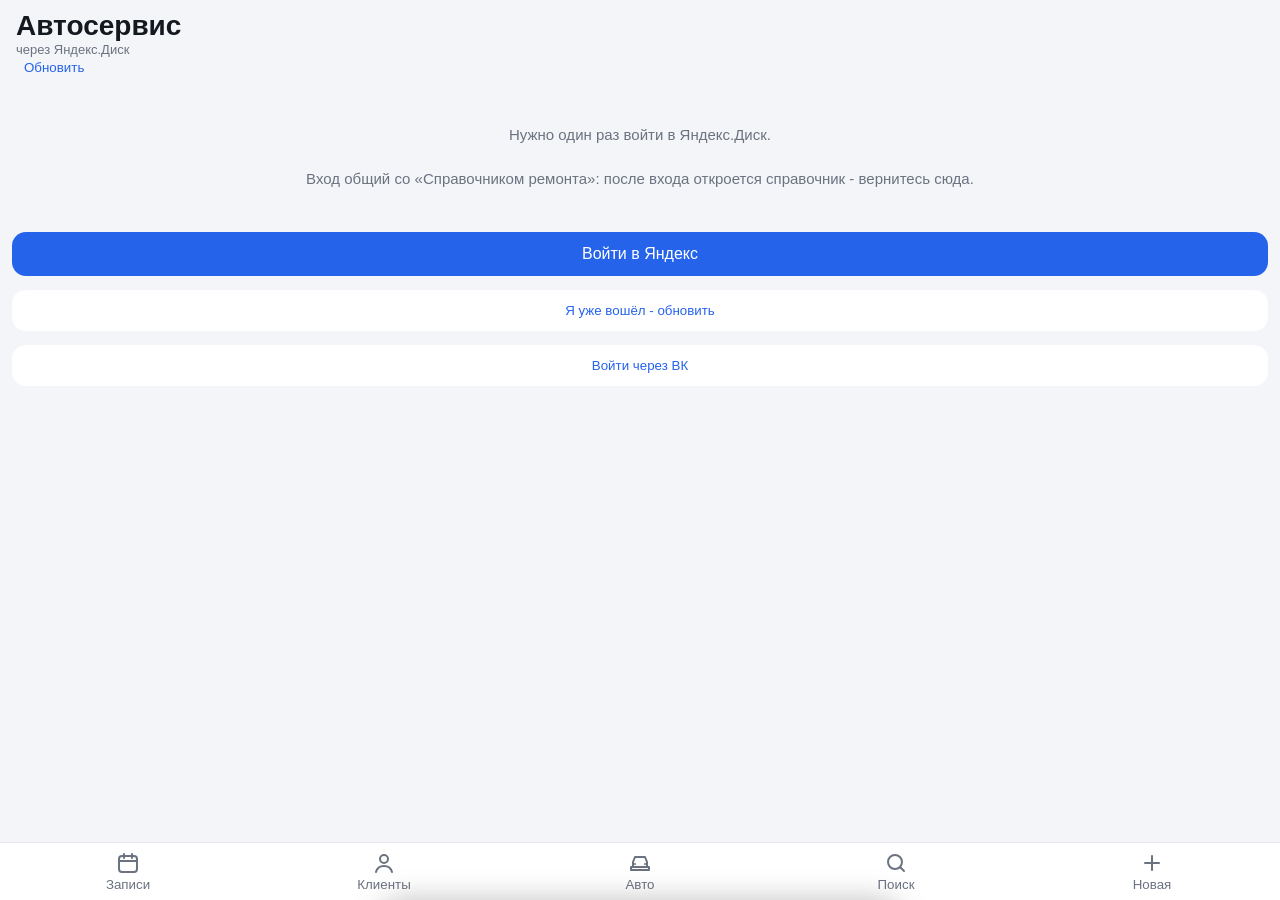
<file: autoservice/index.html>
<!doctype html>
<html lang="ru"><head>
<meta charset="utf-8">
<meta name="viewport" content="width=device-width, initial-scale=1, viewport-fit=cover">
<meta name="apple-mobile-web-app-capable" content="yes">
<meta name="mobile-web-app-capable" content="yes">
<meta name="apple-mobile-web-app-status-bar-style" content="black-translucent">
<meta name="apple-mobile-web-app-title" content="Автосервис">
<link rel="apple-touch-icon" href="../icon-180.png">
<title>Автосервис</title>
<!-- sergsknarin Автосервис - телефон через Яндекс.Диск (этап 2).
     Данные: app:/autoservice/data.json (выгружает программа на ПК, патч 0.33.38+).
     Новое с телефона: app:/autoservice/inbox/*.json - ПК забирает и вносит в базу.
     Вход в Яндекс - общий со «Справочником ремонта» (тот же сайт, ключ rr_ydToken). -->
<style>
:root{--ph:#f4f5f8;--card:#fff;--fg:#14181f;--mut:#6b7280;--sep:#e5e7eb;--tint:#2563eb;--ok:#059669;--warn:#d97706;--bad:#d23b3b;--tbg:#e8efff;--okbg:#def5ec;--wbg:#fdf1de;--gbg:#eceef1;--shadow:0 1px 2px rgba(16,24,40,.06),0 4px 14px rgba(16,24,40,.06);color-scheme:light}
@media (prefers-color-scheme:dark){:root{--ph:#0e1116;--card:#171b22;--fg:#eef1f6;--mut:#97a0ae;--sep:#262c36;--tint:#4f8cff;--ok:#34d399;--warn:#f5a524;--tbg:#1b2742;--okbg:#0f3327;--wbg:#3a2a10;--gbg:#222832;--shadow:0 1px 2px rgba(0,0,0,.4);color-scheme:dark}}
*{box-sizing:border-box}
html,body{height:100%;margin:0}
body{background:var(--ph);color:var(--fg);font:16px -apple-system,"SF Pro Text",Roboto,Arial,sans-serif;display:flex;flex-direction:column;-webkit-tap-highlight-color:transparent}
.top{padding:calc(env(safe-area-inset-top,0px) + 10px) max(16px,env(safe-area-inset-right)) 6px max(16px,env(safe-area-inset-left))}
.top .t{font-size:28px;font-weight:700;line-height:1.15}
.top .s{font-size:13px;color:var(--mut);min-height:16px}
.top .back{color:var(--tint);font-size:16px;background:none;border:0;padding:0 0 4px;cursor:pointer}
.sync{font-size:12px;color:var(--mut);display:flex;gap:8px;align-items:center;margin-top:2px}
.sync button{background:none;border:0;color:var(--tint);font:12px inherit;font-family:inherit;padding:0;cursor:pointer}
main{flex:1;overflow-y:auto;-webkit-overflow-scrolling:touch;padding:0 max(12px,env(safe-area-inset-right)) 16px max(12px,env(safe-area-inset-left))}
nav{display:grid;grid-template-columns:repeat(5,1fr);border-top:1px solid var(--sep);background:var(--card);padding:6px 0 calc(env(safe-area-inset-bottom,0px) + 6px)}
nav button{background:none;border:0;color:var(--mut);font:11px inherit;font-family:inherit;display:flex;flex-direction:column;align-items:center;gap:2px;cursor:pointer;padding:2px 0}
nav button b{font-size:21px;font-weight:400;line-height:1}
nav button.cur{color:var(--tint)}
.blk{background:var(--card);border-radius:16px;margin-top:10px;overflow:hidden;box-shadow:var(--shadow)}
.bh{font-size:13px;color:var(--mut);text-transform:uppercase;letter-spacing:.04em;padding:14px 4px 0}
.row{display:flex;align-items:center;gap:10px;padding:11px 14px;border-top:1px solid var(--sep);min-height:44px}
.row:first-child{border-top:0}
.row.tap{cursor:pointer}
.row .m{flex:1;min-width:0}
.row .m div:first-child{font-size:16px}
.row .m div+div{font-size:13px;color:var(--mut);overflow:hidden;text-overflow:ellipsis}
.row .r{font-size:14px;color:var(--mut);white-space:nowrap;text-align:right}
.time{font-variant-numeric:tabular-nums;font-weight:600;min-width:46px}
.pill{flex:none;font-size:11px;font-weight:650;padding:3px 9px;border-radius:999px;color:var(--tint);background:var(--tbg);white-space:nowrap}
.pill.ok{color:var(--ok);background:var(--okbg)}.pill.w{color:var(--warn);background:var(--wbg)}.pill.g{color:var(--mut);background:var(--gbg)}
input[type=search]{width:100%;font:17px inherit;font-family:inherit;padding:12px 14px;border-radius:14px;border:0;background:var(--card);color:var(--fg);margin-top:10px;-webkit-appearance:none;box-shadow:var(--shadow)}
.btn{display:block;width:100%;text-align:center;background:var(--tint);color:#fff;border-radius:14px;padding:13px;font:600 16px inherit;font-family:inherit;border:0;margin-top:14px;cursor:pointer;text-decoration:none}
.btn.sec{background:var(--card);color:var(--tint)}
.btn:disabled{opacity:.5}
.call{color:var(--ok);font-size:22px;text-decoration:none;padding:4px}
.fld{padding:9px 14px;border-top:1px solid var(--sep)}
.fld:first-child{border-top:0}
.fld div:first-child{font-size:12px;color:var(--mut)}
.fld div+div{font-size:16px;word-break:break-word}
.rbtn{display:flex;gap:6px;margin-top:6px;flex-wrap:wrap}.rbtn button{font:13px var(--ui,system-ui);padding:5px 10px;border-radius:8px;border:1px solid var(--sep,#ccc);background:var(--card,#fff);color:var(--tint,#0a64d6)}
.ck{font-size:24px;margin-right:10px;color:var(--tint);line-height:1}
.sbar{position:sticky;bottom:0;padding:6px 0 4px;background:linear-gradient(transparent,var(--ph) 30%)}
.rv{display:flex;align-items:center;gap:8px;padding:10px 14px;border-bottom:1px solid var(--sep)}.rv .m{flex:1;min-width:0}.rv .m div:last-child{font-size:13px;color:var(--mut)}
.frm .rv input{width:64px;flex:none;padding:6px;border:1px solid var(--sep);border-radius:8px;text-align:center;font-size:16px}.rv .u{font-size:13px;color:var(--mut)}
.rv .x{border:0;background:none;color:var(--mut);font-size:18px;padding:4px 6px;cursor:pointer}
.det{font-size:13px;color:var(--mut);margin-top:3px}
.empty{color:var(--mut);text-align:center;padding:28px 10px;font-size:15px;line-height:1.45}
.err{color:var(--bad);font-size:14px;margin-top:10px;min-height:18px}
.frm label{display:block;font-size:12px;color:var(--mut);padding:9px 14px 0}
.frm input,.frm select,.frm textarea{width:100%;border:0;background:none;color:var(--fg);font:17px inherit;font-family:inherit;padding:2px 14px 10px;margin:0;border-bottom:1px solid var(--sep);border-radius:0;-webkit-appearance:none}
.frm textarea{min-height:70px;resize:vertical}
.pick{padding:4px 14px 12px;font-size:17px;border-bottom:1px solid var(--sep);cursor:pointer;color:var(--tint)}
a.site{color:inherit;text-decoration:none}
.ph{display:grid;grid-template-columns:repeat(3,1fr);gap:4px;padding:4px}.ph img{width:100%;aspect-ratio:1;object-fit:cover;border-radius:6px}
.notes{white-space:pre-wrap;padding:11px 14px;font-size:15px;line-height:1.35}
/* ---- Записи: новый вид (карточки, лента дней, месяц) ---- */
.mrow{display:flex;align-items:center;justify-content:space-between;margin-top:12px;gap:8px}
.mbtn{display:inline-flex;align-items:center;gap:6px;border:0;background:var(--card);color:var(--fg);box-shadow:var(--shadow);padding:9px 14px;border-radius:12px;font:650 15px inherit;font-family:inherit;cursor:pointer}
.mquick{display:flex;gap:6px}
.chip{flex:none;border:1px solid var(--sep);background:var(--card);color:var(--fg);padding:8px 14px;border-radius:999px;font:14px inherit;font-family:inherit;cursor:pointer}
.chip.on{background:var(--tint);border-color:var(--tint);color:#fff;font-weight:600}
.mquick .chip{padding:7px 12px}
.chips{display:flex;gap:8px;overflow-x:auto;padding:12px 2px 2px;scrollbar-width:none}
.chips::-webkit-scrollbar,.dates::-webkit-scrollbar{display:none}
.dates{display:flex;gap:8px;overflow-x:auto;padding:12px 2px 2px;scrollbar-width:none}
.dt{flex:none;width:52px;border:1px solid var(--sep);background:var(--card);color:var(--fg);border-radius:14px;padding:8px 0 6px;font:inherit;font-family:inherit;display:flex;flex-direction:column;align-items:center;gap:2px;cursor:pointer}
.dt .w{font-size:12px;color:var(--mut);text-transform:uppercase}
.dt .n{font-size:18px;font-weight:700;font-variant-numeric:tabular-nums}
.dt .dot{height:6px;display:flex;gap:3px;align-items:center}
.dt .dot b,.grid button .dot b{width:6px;height:6px;border-radius:50%;background:var(--tint)}
.dt.td .n{color:var(--tint)}
.dt.cur{background:var(--tint);border-color:var(--tint);color:#fff}
.dt.cur .w,.dt.cur .n{color:#fff}.dt.cur .dot b{background:#fff}
.dt.all{width:62px;justify-content:center;font-weight:650;font-size:14px}
.ap{display:grid;grid-template-columns:52px 1fr;gap:10px;background:var(--card);border-radius:16px;box-shadow:var(--shadow);padding:12px 12px 12px 14px;margin-top:10px;position:relative;overflow:hidden;cursor:pointer;--c:var(--tint)}
.ap.w{--c:var(--warn)}.ap.ok{--c:var(--ok)}.ap.g{--c:var(--mut)}
.ap::before{content:"";position:absolute;left:0;top:0;bottom:0;width:4px;background:var(--c)}
.atm{font-size:17px;font-weight:700;font-variant-numeric:tabular-nums}
.amn{min-width:0}
.a1{display:flex;align-items:center;justify-content:space-between;gap:8px}
.a1 b{font-size:16px;font-weight:650;overflow:hidden;text-overflow:ellipsis;white-space:nowrap}
.plate{display:inline-flex;align-items:center;margin:6px 0 2px;border:1.5px solid #14181f;background:#fff;color:#14181f;border-radius:6px;padding:1px 8px;font-weight:700;letter-spacing:.06em;font-size:14px}
.plate i{font-style:normal;font-size:10px;margin-left:6px;padding-left:6px;border-left:1.5px solid #14181f;line-height:1}
.acl{color:var(--mut);font-size:14px}
.arz{margin-top:4px;font-size:14px;word-break:break-word}
.act{display:inline-flex;align-items:center;gap:6px;margin-top:8px;background:var(--ph);color:var(--fg);padding:7px 12px;border-radius:10px;font-size:13px;text-decoration:none}
.fab{position:fixed;right:16px;bottom:calc(env(safe-area-inset-bottom,0px) + 74px);width:56px;height:56px;border-radius:18px;border:0;background:var(--tint);color:#fff;box-shadow:0 8px 22px rgba(37,99,235,.4);display:grid;place-items:center;cursor:pointer;z-index:6}
.fab[hidden]{display:none}
.shade{position:fixed;inset:0;background:rgba(0,0,0,.45);z-index:20;opacity:0;pointer-events:none;transition:opacity .2s}
.shade.open{opacity:1;pointer-events:auto}
.sheet{position:fixed;left:0;right:0;bottom:0;z-index:21;background:var(--card);border-radius:22px 22px 0 0;padding:10px 16px calc(18px + env(safe-area-inset-bottom,0px));max-width:520px;margin:0 auto;transform:translateY(105%);transition:transform .25s ease;box-shadow:0 -8px 30px rgba(0,0,0,.25)}
.sheet.open{transform:none}
.grab{width:40px;height:4px;border-radius:2px;background:var(--sep);margin:0 auto 10px}
.mnav{display:flex;align-items:center;justify-content:space-between;margin-bottom:8px}
.mnav b{font-size:18px}
.mnav button{border:0;background:var(--ph);color:var(--fg);width:38px;height:38px;border-radius:12px;display:grid;place-items:center;cursor:pointer}
.wkh,.grid{display:grid;grid-template-columns:repeat(7,1fr);text-align:center}
.wkh span{font-size:12px;color:var(--mut);padding:6px 0;text-transform:uppercase}
.grid button{border:0;background:transparent;color:var(--fg);height:46px;border-radius:12px;font:16px inherit;font-family:inherit;font-variant-numeric:tabular-nums;display:flex;flex-direction:column;align-items:center;justify-content:center;gap:2px;cursor:pointer}
.grid button.out{color:var(--mut);opacity:.45}
.grid button.td{color:var(--tint);font-weight:700}
.grid button.cur{background:var(--tint);color:#fff;font-weight:700}
.grid button .dot{height:5px;display:flex;gap:2px}
.grid button .dot b{width:5px;height:5px}
.grid button.cur .dot b{background:#fff}
.sfoot{display:flex;gap:8px;margin-top:12px}
.sfoot .chip{flex:1;text-align:center;padding:11px}
nav button svg{display:block}#ca_list{padding-bottom:76px}
</style>
</head>
<body>
<div class="top"><button class="back" id="back" hidden>‹ Назад</button><div class="t" id="title">Автосервис</div><div class="s" id="sub"></div>
 <div class="sync" id="sync" hidden><span id="syncTxt"></span><button id="syncBtn">Обновить</button></div></div>
<main id="main"></main>
<nav id="nav" hidden>
  <button data-t="cal"><b><svg width="24" height="24" viewBox="0 0 24 24" fill="none" stroke="currentColor" stroke-width="2" stroke-linecap="round" stroke-linejoin="round"><rect x="3" y="5" width="18" height="16" rx="3"/><path d="M8 3v4M16 3v4M3 10h18"/></svg></b>Записи</button>
  <button data-t="cli"><b><svg width="24" height="24" viewBox="0 0 24 24" fill="none" stroke="currentColor" stroke-width="2" stroke-linecap="round" stroke-linejoin="round"><circle cx="12" cy="8" r="4"/><path d="M4 21c1-4 4.5-6 8-6s7 2 8 6"/></svg></b>Клиенты</button>
  <button data-t="car"><b><svg width="24" height="24" viewBox="0 0 24 24" fill="none" stroke="currentColor" stroke-width="2" stroke-linecap="round" stroke-linejoin="round"><path d="M5 16V11l2-5h10l2 5v5"/><path d="M3 16h18v3H3zM7 13h.01M17 13h.01"/></svg></b>Авто</button>
  <button data-t="find"><b><svg width="24" height="24" viewBox="0 0 24 24" fill="none" stroke="currentColor" stroke-width="2" stroke-linecap="round" stroke-linejoin="round"><circle cx="11" cy="11" r="7"/><path d="m20 20-3.5-3.5"/></svg></b>Поиск</button>
  <button data-t="add"><b><svg width="24" height="24" viewBox="0 0 24 24" fill="none" stroke="currentColor" stroke-width="2" stroke-linecap="round" stroke-linejoin="round"><path d="M12 5v14M5 12h14"/></svg></b>Новая</button>
</nav>
<button class="fab" id="ca_fab" hidden aria-label="Новая запись"><svg width="26" height="26" viewBox="0 0 24 24" fill="none" stroke="currentColor" stroke-width="2.4" stroke-linecap="round"><path d="M12 5v14M5 12h14"/></svg></button>
<div class="shade" id="ca_shade"></div>
<div class="sheet" id="ca_sheet" role="dialog" aria-label="Выбор даты">
 <div class="grab"></div>
 <div class="mnav"><button id="ca_mp" aria-label="Предыдущий месяц"><svg width="18" height="18" viewBox="0 0 24 24" fill="none" stroke="currentColor" stroke-width="2.4" stroke-linecap="round" stroke-linejoin="round"><path d="m15 6-6 6 6 6"/></svg></button><b id="ca_mt"></b><button id="ca_mn" aria-label="Следующий месяц"><svg width="18" height="18" viewBox="0 0 24 24" fill="none" stroke="currentColor" stroke-width="2.4" stroke-linecap="round" stroke-linejoin="round"><path d="m9 6 6 6-6 6"/></svg></button></div>
 <div class="wkh"><span>пн</span><span>вт</span><span>ср</span><span>чт</span><span>пт</span><span>сб</span><span>вс</span></div>
 <div class="grid" id="ca_grid"></div>
 <div class="sfoot"><button class="chip" id="ca_s_td">Сегодня</button><button class="chip" id="ca_s_mo">Весь месяц</button><button class="chip" id="ca_s_all">Все дни</button></div>
</div>
<script src="../vk.js"></script>
<script>
"use strict";
const API="https://cloud-api.yandex.net/v1/disk", DIR="app:/autoservice";
const M=document.getElementById("main"),T=document.getElementById("title"),SUB=document.getElementById("sub"),NAV=document.getElementById("nav"),BACK=document.getElementById("back");
const LSg=(k,d)=>{try{const v=localStorage.getItem(k);return v?JSON.parse(v):d}catch(e){return d}};
const LSs=(k,v)=>{try{localStorage.setItem(k,JSON.stringify(v))}catch(e){}};
const tok=()=>LSg("rr_ydToken","");
let D=null,tab="cal",day=new Date(),carId=LSg("as_car",null),cliQ="",findQ="",backTo=null,sel=null;
let calMode="day",calMonth=null,calQ="",calSt="all",calTimer,calCnt={},calView="";   // экран «Записи»: день / месяц / все дни
let pend=LSg("as_pending",[]);   // отправлено с телефона, ПК ещё не внёс
const esc=s=>String(s==null?"":s).replace(/[&<>"]/g,c=>({"&":"&amp;","<":"&lt;",">":"&gt;",'"':"&quot;"}[c]));
const iso=d=>d.getFullYear()+"-"+String(d.getMonth()+1).padStart(2,"0")+"-"+String(d.getDate()).padStart(2,"0");
const dmy=s=>s&&s.length>=10?s.slice(8,10)+"."+s.slice(5,7)+"."+s.slice(0,4):"";
const norm=s=>String(s||"").toLowerCase().replace(/ё/g,"е").replace(/[\s\-.\/]/g,"");
const WD=["Вс","Пн","Вт","Ср","Чт","Пт","Сб"],WDL=["Воскресенье","Понедельник","Вторник","Среда","Четверг","Пятница","Суббота"],MON=["января","февраля","марта","апреля","мая","июня","июля","августа","сентября","октября","ноября","декабря"];
function tel(p){const d=String(p||"").replace(/[^\d+]/g,"");return d?`<a class="call" href="tel:${esc(d)}" aria-label="Позвонить">📞</a>`:""}
function pill(s){const c=/выполн|закрыт|выдан/i.test(s)?"ok":/работ/i.test(s)?"w":/отмен|ждёт/i.test(s)?"g":"";return `<span class="pill ${c}">${esc(s==="Запланирована"?"План":s)}</span>`}
function head(t,s,back){T.textContent=t;SUB.textContent=s||"";BACK.hidden=!back;backTo=back||null;const f=document.getElementById("ca_fab");if(f)f.hidden=true}
BACK.onclick=()=>{if(backTo)backTo()};

// ---------- Яндекс.Диск ----------
// 0.23.0: вход через ВК (владелец) - те же запросы к Диску, но через функцию-посредник
const R=(st,o)=>({ok:st<300,status:st,json:async()=>o});
async function vkRaw(path,opt){
 const u=new URL("https://x"+path),p=u.searchParams.get("path"),P=u.pathname;
 try{
  if(P.endsWith("/download")){const j=await fnS({a:"yd",op:"download",path:p});return j.href?R(200,{href:j.href}):R(404,{})}
  if(P.endsWith("/upload")){const j=await fnS({a:"yd",op:"upload",path:p});return j.status===409?R(409,{}):R(200,{href:j.href})}
  if(opt.method==="PUT"){const j=await fnS({a:"yd",op:"mkdir",path:p});return R(j.status||201,{})}
  const j=await fnS({a:"yd",op:"meta",path:p});return j.meta?R(200,j.meta):R(404,{})
 }catch(e){if(!vkS())throw new Error("login");throw e}
}
async function yd(path,opt={}){
 if(vkProxy())return vkRaw(path,opt);
 const r=await fetch(API+path,{...opt,headers:{Authorization:"OAuth "+tok(),...(opt.headers||{})}});
 if(r.status===401){LSs("rr_ydToken","");throw new Error("login")}
 return r;
}
async function ydGetJson(p){const r=await yd("/resources/download?path="+encodeURIComponent(p));if(r.status===404)return null;if(!r.ok)throw new Error("Диск "+r.status);const{href}=await r.json();let f,log=[];const host=(()=>{try{return new URL(href).hostname}catch(e){return "?"}})();
 for(const [n,u,o] of [["1",href,{}],["2",href.replace(/([?&])disposition=[^&]*&?/,"$1"),{}],["3",href,{cache:"no-store",credentials:"omit",referrerPolicy:"no-referrer"}]]){
  if(typeof relayOn==="function"&&relayOn())break;try{f=await fetch(u,o);break}catch(e){log.push(n+":"+e.message)}}
 if(!f&&typeof ydFileGet==="function"&&FN_URL){try{sessionStorage.setItem("rr_relay","1")}catch(e){}f=await ydFileGet(href,"скачивание "+p.split("/").pop())}   // 0.34.0: обход через функцию
 if(!f){let m="";try{const r=await fetch(href,{redirect:"manual"});m=" переход:"+r.type+"/"+r.status}catch(e){m=" переход: "+e.message}
  throw new Error("Диск: скачивание файла с "+host+" ("+log.join("; ")+";"+m+")")}if(!f.ok)throw new Error("Диск: файл "+f.status);const t=await f.text();try{return JSON.parse(t.replace(/^\uFEFF/,""))}catch(e){throw new Error("файл "+p.split("/").pop()+" не читается ("+t.length+" байт): "+e.message)}}
async function ydPut(p,text){
 let r=await yd("/resources/upload?overwrite=true&path="+encodeURIComponent(p));
 if(r.status===409){await yd("/resources?path="+encodeURIComponent(DIR),{method:"PUT"});await yd("/resources?path="+encodeURIComponent(DIR+"/inbox"),{method:"PUT"});await yd("/resources?path="+encodeURIComponent(DIR+"/inbox/photos"),{method:"PUT"});r=await yd("/resources/upload?overwrite=true&path="+encodeURIComponent(p))}
 if(!r.ok)throw new Error("Диск: загрузка "+r.status);const{href}=await r.json();
 const u=await ydFilePut(href,text instanceof Blob?text:new Blob([text],{type:"application/json"}),"отправка "+p.split("/").pop());if(!u.ok&&u.status!==201&&u.status!==202)throw new Error("Диск: запись "+u.status);
}
function loginScreen(msg){
 NAV.hidden=true;document.getElementById("sync").hidden=true;head("Автосервис","через Яндекс.Диск");
 let cid=LSg("rr_ydClient","");if(!cid||cid==="cf8f5ded89f24b56b2b12d3f4c1ebe90")cid="d1fa202c088a4900a9f5b356a5e0c8f1";
 const back=new URL("../",location.href).href;
 M.innerHTML=`<p class="empty">${esc(msg||"Нужно один раз войти в Яндекс.Диск.")}<br><br>Вход общий со «Справочником ремонта»: после входа откроется справочник - вернитесь сюда.</p>
  <a class="btn" href="https://oauth.yandex.ru/authorize?response_type=token&force_confirm=yes&client_id=${encodeURIComponent(cid)}&redirect_uri=${encodeURIComponent(back)}">Войти в Яндекс</a>
  <button class="btn sec" onclick="location.reload()">Я уже вошёл - обновить</button>${VK_ON()?`<button class="btn sec" id="vkGo">Войти через ВК</button>`:""}`;
 const vg=document.getElementById("vkGo");if(vg)vg.onclick=()=>vkLogin().catch(e=>alert(e.message));
}
async function load(force){
 if(!tok()&&vkRole()==="friend"){NAV.hidden=true;head("Автосервис","");M.innerHTML=`<p class="empty">Вы вошли через ВК как друг (${esc((vkS()||{}).name||"")}).<br>Автосервис доступен только владельцу - здесь данные клиентов.<br><br><a href="../garage/">🚗 Мой гараж</a> · <a href="../">Справочник ремонта</a></p>`;return false}
 if(!tok()&&!vkProxy()){loginScreen(vkLS.get("vkS",null)===null&&localStorage.getItem("rr_vkDenied")?"Вашего ВК нет в списке доступа.":"");return false}
 const cached=LSg("as_data",null);
 if(cached&&!D){D=cached;showSync()}
 if(!navigator.onLine){showSync();return !!D}   // 0.24.0: без интернета - последние данные с ПК
 flush();
 if(!force&&D&&Date.now()-(LSg("as_loaded",0))<60000)return true;
 setSync("Загрузка с Диска…");
 try{const j=await ydGetJson(DIR+"/data.json");
  if(!j){
   // папки автосервиса на Диске ещё нет - создаём её сами, чтобы она появилась на компьютере в нужном месте
   let made=false;try{for(const p of [DIR,DIR+"/inbox"]){const r=await yd("/resources?path="+encodeURIComponent(p),{method:"PUT"});if(r.status===201)made=true}}catch(e){}
   setSync("Данных с ПК пока нет");
   let real="";try{const r=await yd("/resources?path="+encodeURIComponent(DIR)+"&fields=path");if(r.ok)real=(await r.json()).path.replace(/^disk:\//,"").replace(/\//g," \\ ")}catch(e){}
   if(!D){NAV.hidden=true;head("Автосервис","");M.innerHTML=`<p class="empty">На Диске пока нет данных автосервиса.<br><br>${made?"Папка для программы создана на Диске. ":""}На компьютере в папке Яндекс.Диска откройте<br><b>${real?esc(real):"Приложения → (папка этого приложения) → autoservice"}</b><br>и выберите её в программе:<br>Настройки → «Телефон» → «Доступ с телефона» → «Через Яндекс.Диск» (патч 0.33.38).</p><button class="btn sec" onclick="location.reload()">Обновить</button>`;return false}}
  else{D=j;LSs("as_data",j);LSs("as_loaded",Date.now());
   const ids=new Set(D.appliedInbox||[]);pend=pend.filter(p=>!ids.has(p.file));LSs("as_pending",pend)}
  showSync();return true}
 catch(e){if(e.message==="login"){loginScreen("Вход в Яндекс истёк - войдите заново.");return false}
  setSync((D?"Нет связи с Диском - показаны данные на "+fmtTime(D.exported):"Ошибка")+". Причина: "+e.message);return !!D}
}
function fmtTime(s){if(!s)return"—";const d=new Date(s.replace(" ","T"));return isNaN(d)?s:d.toLocaleString("ru",{day:"numeric",month:"short",hour:"2-digit",minute:"2-digit"})}
function setSync(t){document.getElementById("sync").hidden=false;document.getElementById("syncTxt").textContent=t}
function showSync(){const q=pend.filter(p=>p.q).length,w=pend.length-q;
 setSync((navigator.onLine?"":"Нет интернета · ")+"Данные с ПК на "+fmtTime(D&&D.exported)+(q?" · ⏳ ждут интернета: "+q:"")+(w?" · ждут ПК: "+w:""))}
document.getElementById("syncBtn").onclick=async()=>{await load(true);if(tab==="car"&&carOpen&&carById(carId))car(carId,()=>go("car"));else go(tab)};

// ---------- выборки из выгрузки ----------
const carById=id=>D.cars.find(c=>String(c.id)===String(id));
const cliById=id=>D.clients.find(c=>String(c.id)===String(id));
const carTitle=c=>c?[(c.brand+" "+c.model).trim(),c.plate].filter(Boolean).join(" · "):"";
function pendingAppts(d){return pend.filter(p=>p.type==="appt"&&p.date===d).map(p=>({tmp:p.file,time:p.time,status:"Ждёт ПК",car:p.title||"",client:"",reason:p.reason,post:(D.posts.find(x=>String(x.id)===String(p.post_id))||{}).name||"",phone:""}))}

// ---------- экраны ----------
function go(t){tab=t;for(const b of NAV.children)b.classList.toggle("cur",b.dataset.t===t);M.scrollTop=0;({cal,cli,car:cars,find,add:()=>sel?add():addMenu()})[t]()}
for(const b of NAV.children)b.onclick=()=>go(b.dataset.t);
// ---------- «Записи»: день / месяц / все дни, поиск, статусы ----------
const MONN=["Январь","Февраль","Март","Апрель","Май","Июнь","Июль","Август","Сентябрь","Октябрь","Ноябрь","Декабрь"];
const stCls=s=>/выполн|закрыт|выдан/i.test(s)?"ok":/работ/i.test(s)?"w":/отмен|ждёт/i.test(s)?"g":"";
const shiftDay=(d,n)=>{const x=new Date(d);x.setDate(x.getDate()+n);return x};
function plateHtml(p){
 p=String(p||"").replace(/\s+/g,"");if(!p)return"";
 const m=p.match(/^([A-Za-zА-Яа-яЁё]\d{3}[A-Za-zА-Яа-яЁё]{2})(\d{2,3})$/);
 return m?`<span class="plate">${esc(m[1].toUpperCase())}<i>${esc(m[2])}</i></span>`:`<span class="plate">${esc(p.toUpperCase())}</span>`;
}
function dayName(s){
 const d=new Date(s+"T12:00"),w=s===iso(new Date())?"Сегодня":s===iso(shiftDay(new Date(),1))?"Завтра":s===iso(shiftDay(new Date(),-1))?"Вчера":WDL[d.getDay()];
 return w+", "+d.getDate()+" "+MON[d.getMonth()];
}
// все записи в одном виде: из выгрузки ПК + отправленные с телефона и ещё не внесённые
function calAll(){
 const live=D.appts.map(a=>{const c=carById(a.car),cl=cliById(a.client)||{};
  return {id:a.id,date:a.start.slice(0,10),time:a.start.slice(11,16),status:a.status||"",car:c?(c.brand+" "+c.model).trim():"",plate:c?c.plate:"",vin:c?c.vin:"",client:cl.name||"",phone:cl.phone||"",reason:a.reason||"",post:(D.posts.find(p=>String(p.id)===String(a.post))||{}).name||""}});
 const pe=[...new Set(pend.filter(p=>p.type==="appt").map(p=>p.date))].flatMap(d=>pendingAppts(d).map(a=>({id:"",tmp:a.tmp,date:d,time:a.time,status:a.status,car:a.car,plate:"",vin:"",client:"",phone:"",reason:a.reason,post:a.post})));
 return live.concat(pe);
}
function cal(){
 head("Записи","");
 const fab=document.getElementById("ca_fab");fab.hidden=false;fab.onclick=()=>go("add");
 const all=calAll(),today=iso(new Date()),ds=iso(day);
 calCnt={};for(const a of all)calCnt[a.date]=(calCnt[a.date]||0)+1;
 if(!calMonth)calMonth=ds.slice(0,7);
 const ym=calMode==="month"?calMonth:ds.slice(0,7);
 let strip=`<button class="dt all ${calMode==="all"?"cur":""}" data-m="all">Все дни</button>`;
 for(let i=-3;i<18;i++){const x=shiftDay(day,i),s=iso(x),n=Math.min(calCnt[s]||0,3);
  strip+=`<button class="dt ${s===today?"td":""} ${calMode==="day"&&s===ds?"cur":""}" data-d="${s}"><span class="w">${WD[x.getDay()]}</span><span class="n">${x.getDate()}</span><span class="dot">${"<b></b>".repeat(n)}</span></button>`}
 const st=[["all","Все"],["open","Открыты"],["w","В работе"],["ok","Закрыты"]];
 M.innerHTML=`<input type="search" id="ca_q" placeholder="Госномер, марка, клиент, VIN" value="${esc(calQ)}">
 <div class="mrow"><button class="mbtn" id="ca_mb">${MONN[+ym.slice(5,7)-1]} ${ym.slice(0,4)}<svg width="16" height="16" viewBox="0 0 24 24" fill="none" stroke="currentColor" stroke-width="2.4" stroke-linecap="round" stroke-linejoin="round"><path d="m6 9 6 6 6-6"/></svg></button>
  <div class="mquick"><button class="chip ${calMode==="day"&&ds===today?"on":""}" id="ca_td">Сегодня</button><button class="chip ${calMode==="month"?"on":""}" id="ca_mo">Весь месяц</button></div></div>
 <div class="dates" id="ca_dates">${strip}</div>
 <div class="chips">${st.map(([k,n])=>`<button class="chip ${calSt===k?"on":""}" data-s="${k}">${n}</button>`).join("")}</div>
 <div id="ca_list"></div>`;
 const q=document.getElementById("ca_q");
 q.oninput=()=>{calQ=q.value;clearTimeout(calTimer);calTimer=setTimeout(()=>calList(all),150)};
 document.getElementById("ca_dates").onclick=e=>{const b=e.target.closest("button");if(!b)return;
  if(b.dataset.m)calMode="all";else{day=new Date(b.dataset.d+"T12:00");calMode="day"}
  calMonth=null;cal()};
 document.getElementById("ca_td").onclick=()=>{day=new Date();calMode="day";calMonth=null;cal()};
 document.getElementById("ca_mo").onclick=()=>{const m=calMode==="month"?calMonth:ds.slice(0,7);calMode="month";calMonth=m;cal()};
 document.getElementById("ca_mb").onclick=()=>{calView=ym;calGrid();document.getElementById("ca_sheet").classList.add("open");document.getElementById("ca_shade").classList.add("open")};
 M.querySelectorAll(".chips button").forEach(b=>b.onclick=()=>{calSt=b.dataset.s;cal()});
 calList(all);
 const cur=M.querySelector(".dt.cur");if(cur)cur.scrollIntoView({inline:"center",block:"nearest"});
}
function calList(all){
 const box=document.getElementById("ca_list");if(!box)return;
 const q=norm(calQ),ds=iso(day);
 let it=all.filter(a=>{const c=stCls(a.status);return calSt==="all"||(calSt==="open"?c==="":c===calSt)});
 if(q)it=it.filter(a=>norm([a.car,a.plate,a.vin,a.client,a.reason].join(" ")).includes(q));   // поиск - по всем дням
 else if(calMode==="day")it=it.filter(a=>a.date===ds);
 else if(calMode==="month")it=it.filter(a=>a.date.slice(0,7)===calMonth);
 const desc=!!q||calMode==="all",multi=!!q||calMode!=="day";
 it.sort((x,y)=>desc?(x.date===y.date?x.time.localeCompare(y.time):y.date.localeCompare(x.date)):(x.date+x.time).localeCompare(y.date+y.time));
 const total=it.length,LIM=150;if(total>LIM)it=it.slice(0,LIM);
 SUB.textContent=(q?"Поиск по всем дням":calMode==="all"?"Все дни":calMode==="month"?MONN[+calMonth.slice(5,7)-1]+" "+calMonth.slice(0,4):dayName(ds))+" · записей: "+total;
 if(!total){box.innerHTML=`<p class="empty">${q?"Ничего не нашлось":calMode==="day"?"На этот день записей нет":calMode==="month"?"В этом месяце записей нет":"Записей нет"}</p>`;return}
 let h="",cur="";
 for(const a of it){
  if(multi&&a.date!==cur){cur=a.date;h+=`<div class="bh">${esc(dayName(cur))}</div>`}
  const c=stCls(a.status),ph=String(a.phone||"").replace(/[^\d+]/g,"");
  h+=`<div class="ap ${c}" data-id="${esc(a.id||(a.tmp?"tmp:"+a.tmp:""))}"><div class="atm">${esc(a.time)}</div><div class="amn"><div class="a1"><b>${esc(a.car||"Без авто")}</b>${pill(a.status)}</div>${plateHtml(a.plate)}${a.client?`<div class="acl">${esc(a.client)}</div>`:""}${a.reason||a.post?`<div class="arz">${esc([a.reason,a.post].filter(Boolean).join(" · "))}</div>`:""}${ph?`<a class="act" href="tel:${esc(ph)}">📞 Позвонить</a>`:""}</div></div>`}
 if(total>LIM)h+=`<p class="empty">Показаны ${LIM} из ${total}. Уточните поиск, дату или статус.</p>`;
 box.innerHTML=h;
 box.querySelectorAll(".ap").forEach(r=>r.onclick=e=>{if(e.target.closest("a"))return;if(r.dataset.id)appt(r.dataset.id,()=>go("cal"))});
}
// окно выбора месяца
function calGrid(){
 const y=+calView.slice(0,4),m=+calView.slice(5,7)-1,lead=(new Date(y,m,1,12).getDay()+6)%7,today=iso(new Date()),ds=iso(day);
 document.getElementById("ca_mt").textContent=MONN[m]+" "+y;
 let h="";for(let i=0;i<42;i++){const x=new Date(y,m,1-lead+i,12),s=iso(x),n=Math.min(calCnt[s]||0,3);
  h+=`<button data-d="${s}" class="${x.getMonth()!==m?"out ":""}${s===today?"td ":""}${calMode==="day"&&s===ds?"cur":""}">${x.getDate()}<span class="dot">${"<b></b>".repeat(n)}</span></button>`}
 document.getElementById("ca_grid").innerHTML=h;
}
(()=>{const g=id=>document.getElementById(id),close=()=>{g("ca_sheet").classList.remove("open");g("ca_shade").classList.remove("open")};
 const mv=n=>{calView=iso(new Date(+calView.slice(0,4),+calView.slice(5,7)-1+n,1,12)).slice(0,7);calGrid()};
 g("ca_shade").onclick=close;g("ca_mp").onclick=()=>mv(-1);g("ca_mn").onclick=()=>mv(1);
 g("ca_grid").onclick=e=>{const b=e.target.closest("button");if(!b)return;close();day=new Date(b.dataset.d+"T12:00");calMode="day";calMonth=null;cal()};
 g("ca_s_td").onclick=()=>{close();day=new Date();calMode="day";calMonth=null;cal()};
 g("ca_s_mo").onclick=()=>{close();calMode="month";calMonth=calView;cal()};
 g("ca_s_all").onclick=()=>{close();calMode="all";cal()};
})();
function clientsMatching(q){
 const n=norm(q),dg=q.replace(/\D/g,"");
 const lastVisit={};for(const a of D.appts)if(a.client&&(!lastVisit[a.client]||a.start>lastVisit[a.client]))lastVisit[a.client]=a.start;
 return D.clients.filter(c=>{if(!n)return true;if(norm(c.name).includes(n))return true;if(dg.length>=3&&String(c.phone).replace(/\D/g,"").includes(dg))return true;
  return D.cars.some(x=>String(x.client)===String(c.id)&&norm(carTitle(x)+x.vin).includes(n))})
  .sort((a,b)=>String(lastVisit[b.id]||"").localeCompare(String(lastVisit[a.id]||""))).slice(0,80);
}
let cliTimer;
function cli(){
 head("Клиенты",D.clients.length+" клиентов");
 M.innerHTML=`<input type="search" id="cq" placeholder="Имя, телефон, госномер, VIN" value="${esc(cliQ)}"><button class="btn sec" id="cn">＋ Новый клиент и авто</button><div id="cl"></div>`;
 cn.onclick=()=>newClient(null);
 cq.oninput=()=>{cliQ=cq.value;clearTimeout(cliTimer);cliTimer=setTimeout(cliList,200)};cliList();
}
function cliList(){
 const box=document.getElementById("cl");if(!box)return;const list=clientsMatching(cliQ);
 const pc=pend.filter(p=>p.type==="client"||p.type==="car");   // 0.22.0: отправлено с телефона, ПК ещё не внёс
 let h=pc.length?`<div class="bh">Ждут компьютер</div><div class="blk">`+pc.map(p=>`<div class="row"><div class="m"><div>${esc(p.type==="client"?(p.name||p.phone):((cliById(p.client_id)||{}).name||"Клиент"))}</div><div>${esc([p.plate,(p.brand+" "+p.model).trim(),p.type==="car"?"ещё авто":""].filter(Boolean).join(" · ")||"без машины")}</div></div><span class="r">⏳</span></div>`).join("")+`</div>`:"";
 if(!list.length){box.innerHTML=h+`<p class="empty">Никого не нашлось</p>`;return}
 h+=`<div class="blk">`;for(const c of list){const cars=D.cars.filter(x=>String(x.client)===String(c.id));
  h+=`<div class="row tap" data-car="${cars.length?cars[0].id:""}"><div class="m"><div>${esc(c.name||"Без имени")}</div><div>${cars.map(x=>`<span class="cl" data-car="${x.id}">${esc(carTitle(x))}</span>`).join(", ")||esc(c.phone)}</div></div>${tel(c.phone)}</div>`}
 box.innerHTML=h+`</div>`;
 box.querySelectorAll(".row.tap").forEach(r=>r.onclick=e=>{if(e.target.closest("a"))return;const s=e.target.closest(".cl");const id=s?s.dataset.car:r.dataset.car;if(id)openCar(id,()=>go("cli"))});
}
let carQ="",carTimer,carOpen=false;
// «Авто»: список машин - сначала записанные на сегодня, потом по последнему визиту (свежие сверху)
function cars(){
 carOpen=false;head("Авто","Машин: "+D.cars.length);
 const rn=remRows().filter(r=>!r.done).length;
 M.innerHTML=(rn?`<div class="blk"><div class="row tap" id="remGo"><div class="m"><div>🔔 Напомнить о ТО: ${rn}</div><div>по регламенту и пробегу</div></div><span class="r">›</span></div></div>`:"")+`<input type="search" id="aq" placeholder="Госномер, марка, VIN, владелец" value="${esc(carQ)}"><div id="al"></div>`;
 const rg=document.getElementById("remGo");if(rg)rg.onclick=remList;
 aq.oninput=()=>{carQ=aq.value;clearTimeout(carTimer);carTimer=setTimeout(carList,200)};carList();
}
function carList(){
 const box=document.getElementById("al");if(!box)return;
 const today=iso(new Date()),last={},todayCar={};
 for(const a of D.appts){if(!a.car)continue;const d=a.start.slice(0,10);if(d===today&&!/отмен/i.test(a.status))todayCar[a.car]=a.start.slice(11,16);
  if(d<=today&&(!last[a.car]||a.start>last[a.car]))last[a.car]=a.start}
 const n=norm(carQ);
 const list=D.cars.filter(c=>!n||norm(carTitle(c)+c.vin+((cliById(c.client)||{}).name||"")).includes(n))
  .sort((x,y)=>(todayCar[y.id]?1:0)-(todayCar[x.id]?1:0)||String(last[y.id]||"").localeCompare(String(last[x.id]||""))||(+y.id)-(+x.id)).slice(0,100);
 if(!list.length){box.innerHTML=`<p class="empty">Ничего не нашлось</p>`;return}
 let h=`<div class="blk">`;for(const c of list){const cl=cliById(c.client)||{};
  h+=`<div class="row tap" data-car="${c.id}"><div class="m"><div>${esc(carTitle(c)||"Без названия")}</div><div>${esc([cl.name,todayCar[c.id]?"сегодня "+todayCar[c.id]:last[c.id]?"был "+dmy(last[c.id]):""].filter(Boolean).join(" · "))}</div></div>${tel(cl.phone)}</div>`}
 box.innerHTML=h+`</div>`;
 box.querySelectorAll(".row.tap").forEach(r=>r.onclick=e=>{if(e.target.closest("a"))return;openCar(r.dataset.car,()=>go("car"))});
}
function openCar(id,back){carOpen=true;carId=String(id);LSs("as_car",carId);tab="car";for(const b of NAV.children)b.classList.toggle("cur",b.dataset.t==="car");car(carId,back)}
function car(id,back){
 const c=id&&carById(id);
 if(!c){head("Авто","");M.innerHTML=`<p class="empty">Выберите машину в «Записях», «Клиентах» или найдите в «Поиске».</p>`;return}
 const cl=cliById(c.client)||{};const vis=D.appts.filter(a=>String(a.car)===String(c.id)).sort((a,b)=>b.start.localeCompare(a.start));
 const km=(vis.find(a=>a.km>0)||{}).km||0;const spent=vis.reduce((s,a)=>s+(+a.sum||0),0);
 head(c.plate||(c.brand+" "+c.model),[c.plate?(c.brand+" "+c.model).trim():"",c.year,c.engine].filter(Boolean).join(" · "),back);
 let h=`<div class="blk"><div class="fld"><div>VIN</div><div>${esc(c.vin||"—")}</div></div><div class="fld"><div>Владелец</div><div>${esc(cl.name||"—")} ${tel(cl.phone)}</div></div><div class="fld"><div>Пробег</div><div>${km?km.toLocaleString("ru")+" км":"нет данных"}</div></div></div>`;
 h+=`<div class="bh">Сводка</div><div class="blk"><div class="fld"><div>Визитов / потрачено</div><div>${vis.length} · ${Math.round(spent).toLocaleString("ru")} ₽</div></div>${toFld(c.id)}</div>`;
 const recs=vis.filter(a=>a.rec).slice(0,3).map(a=>({when:dmy(a.start),text:a.rec})).concat((D.est||[]).filter(e=>String(e.car)===String(c.id)).map(e=>({when:"смета",text:e.name}))).concat(pend.filter(p=>p.type==="recommend"&&String(p.car_id)===String(c.id)).map(p=>({when:"ждёт ПК",text:p.text})));
 if(recs.length){h+=`<div class="bh">Рекомендации</div><div class="blk">`;for(const r of recs)h+=`<div class="row"><div class="m"><div>${esc(r.text)}</div><div>${esc(r.when)}</div></div></div>`;h+=`</div>`}
 h+=`<div class="bh">История</div>`;
 if(!vis.length)h+=`<p class="empty">Визитов ещё не было</p>`;
 else{h+=`<div class="blk">`;for(const v of vis){const det=[v.works,v.parts].filter(Boolean).join(" · ");h+=`<div class="row tap" data-id="${v.id}"><div class="m"><div>${esc(v.reason||"Визит")}</div>${det?`<div class="det">${esc(det)}</div>`:""}</div><span class="r">${dmy(v.start)}<br>${v.km?v.km.toLocaleString("ru")+" км<br>":""}${Math.round(+v.sum||0).toLocaleString("ru")} ₽</span></div>`}h+=`</div>`}
 h+=`<button class="btn" id="cAppt">＋ Записать на сервис</button><button class="btn sec" id="cRec">Добавить рекомендацию</button><button class="btn sec" id="cRef">📖 Справочник ремонта</button><div id="recBox"></div>${c.client?`<button class="btn sec" id="cMore">＋ Ещё авто этому клиенту</button>`:""}`;
 {const pc=pend.filter(p=>p.type==="carphoto"&&String(p.car_id)===String(c.id)).length,ap=D.appts.filter(a=>String(a.car)===String(c.id)).reduce((s,a)=>s+(a.nfiles||0),0);   // 0.27.0
  h+=`<div class="bh">Фото авто: в записях на ПК ${ap}${pc?", в базу знаний с телефона "+pc:""}</div><input type="file" id="cPf" accept="image/*" multiple hidden><button class="btn sec" id="cPb">📷 Фото авто</button><div id="cPc"></div><div class="err" id="cPs" style="color:var(--fg)"></div>`}
 M.innerHTML=h;
 carPhotoBtn(c,back);
 M.querySelectorAll(".row.tap[data-id]").forEach(r=>r.onclick=()=>appt(r.dataset.id,()=>openCar(c.id,back)));
 cAppt.onclick=()=>{sel={car_id:c.id,client_id:c.client,title:carTitle(c)+(cl.name?" · "+cl.name:"")};go("add")};
 if(window.cMore)cMore.onclick=()=>newCar(c,cl,back);
 cRef.onclick=()=>{location.href="../?brand="+encodeURIComponent(c.brand||"")+"&model="+encodeURIComponent(c.model||"")};   // связь со справочником (тот же сайт)
 cRec.onclick=()=>{recBox.innerHTML=`<div class="blk frm"><label for="rt">Что рекомендуете</label><textarea id="rt" placeholder="Колодки передние 30%, менять через 5 т.км"></textarea></div><button class="btn" id="rs">Сохранить рекомендацию</button><div class="err" id="re"></div>`;rt.focus();
  rs.onclick=async()=>{if(!rt.value.trim())return;rs.disabled=true;try{await send({type:"recommend",car_id:c.id,text:rt.value.trim()});car(c.id,back)}catch(e){re.textContent=e.message;rs.disabled=false}}};
}
// ---------- запись: работы и запчасти (0.33.41) ----------
const nh=x=>String(Math.round(x*100)/100).replace(".",",");
const akey=a=>a.tmp?"tmp:"+a.tmp:String(a.id);
function findAppt(id){id=String(id);
 if(id.startsWith("tmp:")){const p=pend.find(x=>x.type==="appt"&&x.file===id.slice(4));
  return p&&{id:null,tmp:p.file,start:p.date+" "+p.time,car:p.car_id||null,client:p.client_id||null,post:p.post_id,reason:p.reason,status:"Ждёт ПК",works:"",parts:"",title:p.title||""}}
 return D.appts.find(x=>String(x.id)===id)}
function appt(id,back){
 const a=findAppt(id);if(!a){back&&back();return}
 const c=carById(a.car),cl=cliById(a.client)||{},post=(D.posts.find(p=>String(p.id)===String(a.post))||{}).name||"";
 head(carTitle(c)||a.title||"Запись",dmy(a.start)+" "+a.start.slice(11,16)+(post?" · "+post:""),back);
 const pi=pend.filter(p=>p.type==="item"&&(p.akey||String(p.appt_id))===akey(a));
 const lst=(txt,kind)=>{const rows=String(txt||"").split(", ").filter(Boolean).map(t=>`<div class="row"><div class="m"><div>${esc(t)}</div></div></div>`)
   .concat(pi.filter(p=>p.kind===kind).map(p=>`<div class="row"><div class="m"><div>${esc(p.name+(p.brand?" ("+p.brand+")":"")+(kind==="part"&&+p.qty!==1?" ×"+p.qty:"")+(kind==="work"&&p.hours?" · "+nh(+p.hours)+" н/ч":""))}</div></div><span class="pill g">Ждёт ПК</span></div>`));
   return rows.length?`<div class="blk">${rows.join("")}</div>`:`<p class="empty">Пока нет</p>`};
 let h=`<div class="blk"><div class="fld"><div>Клиент</div><div>${esc(cl.name||"—")} ${tel(cl.phone)}</div></div><div class="fld"><div>Причина</div><div>${esc(a.reason||"—")}</div></div><div class="fld"><div>Статус</div><div>${pill(a.status)}</div></div></div>${a.tmp?`<p class="empty">Запись ещё не дошла до ПК - добавленное внесётся вместе с ней.</p>`:""}`;
 h+=`<div class="bh">Работы</div>${lst(a.works,"work")}<button class="btn sec" id="aW">＋ Работа</button>`;
 h+=`<div class="bh">Запчасти</div>${lst(a.parts,"part")}<button class="btn sec" id="aP">＋ Запчасть</button>`;
 const pn=pend.filter(p=>p.type==="note"&&p.akey===akey(a)),pp=pend.filter(p=>p.type==="photo"&&p.akey===akey(a));   // 0.25.0
 h+=`<div class="bh">Комментарии</div><div class="blk">${a.notes?`<div class="notes">${esc(a.notes)}</div>`:""}${pn.map(p=>`<div class="row"><div class="m"><div>${esc(p.text)}</div></div><span class="pill g">${p.q?"⏳ нет сети":"Ждёт ПК"}</span></div>`).join("")}${!a.notes&&!pn.length?`<p class="empty">Пока нет</p>`:""}</div>`;
 h+=`<div class="bh">Фото: на ПК ${a.nfiles||0}${pp.length?", отправлено с телефона "+pp.length:""}</div>${pp.length?`<div class="blk ph" id="aPv"></div>`:""}`;
 h+=`<input type="file" id="aPf" accept="image/*" multiple hidden><button class="btn" id="aPh">📷 Добавить фото</button><div id="aPs" class="err" style="color:var(--fg)"></div><button class="btn sec" id="aNt">💬 Комментарий</button><div id="aNb"></div>`;
 if(c)h+=`<button class="btn sec" id="aC">Карточка авто</button>`;
 M.innerHTML=h;M.scrollTop=0;
 if(pp.length)Promise.all(pp.map(p=>idb("get",p.img).catch(()=>null))).then(bs=>{const box=document.getElementById("aPv");if(box)box.innerHTML=pp.map((p,i)=>bs[i]?`<img src="${URL.createObjectURL(bs[i])}" alt="">`:`<div class="empty">📷 ${p.q?"⏳":"✓"}</div>`).join("")});
 const ref=()=>a.tmp?{appt_tmp:a.tmp,akey:akey(a)}:{appt_id:a.id,akey:akey(a)};
 aPh.onclick=()=>aPf.click();
 aPf.onchange=async()=>{const fs=[...aPf.files];if(!fs.length)return;aPh.disabled=true;
  for(let i=0;i<fs.length;i++){aPs.textContent="Фото "+(i+1)+" из "+fs.length+"…";
   try{const blob=await shrink(fs[i]);await send({type:"photo",...ref()},blob)}catch(e){aPs.textContent="Фото "+(i+1)+": "+e.message;aPh.disabled=false;return}}
  appt(akey(a),back)};
 aNt.onclick=()=>{aNb.innerHTML=`<div class="blk frm"><label for="aTx">Комментарий</label><textarea id="aTx" placeholder="Что сделали, что заметили"></textarea></div><button class="btn" id="aNs">Сохранить комментарий</button><div class="err" id="aNe"></div>`;aTx.focus();
  aNs.onclick=async()=>{if(!aTx.value.trim()){aNe.textContent="Напишите комментарий";return}aNs.disabled=true;
   try{await send({type:"note",text:aTx.value.trim(),...ref()});appt(akey(a),back)}catch(e){aNe.textContent="Не сохранилось: "+e.message;aNs.disabled=false}}};
 aW.onclick=()=>{itemQ="";itemPick("work",a,back)};aP.onclick=()=>{itemQ="";itemPick("part",a,back)};
 if(c)aC.onclick=()=>openCar(c.id,()=>appt(akey(a),back));
}
// 0.27.0: фото к машине - к записи сегодня (если есть) или в «Базу знаний» авто на ПК
function carPhotoBtn(c,back){
 const today=iso(new Date()),ta=D.appts.filter(a=>String(a.car)===String(c.id)&&String(a.start).slice(0,10)===today).pop()||null;
 cPb.onclick=()=>cPf.click();
 cPf.onchange=()=>{const fs=[...cPf.files];if(!fs.length)return;
  cPc.innerHTML=`<div class="blk frm"><label for="cPn">Подпись (необязательно)</label><input type="text" id="cPn" placeholder="скол на капоте, царапина левая дверь"></div>
   ${ta?`<button class="btn" id="cTA">К записи сегодня (${fs.length} фото)</button>`:""}<button class="btn ${ta?"sec":""}" id="cKB">В базу знаний авто (${fs.length} фото)</button>
   ${ta?"":`<p class="empty">Записи на сегодня у этой машины нет - фото сохранятся у самой машины.</p>`}`;
  const go2=async toAppt=>{const note=window.cPn?cPn.value.trim():"";cPc.innerHTML="";let n=0;
   for(const f of fs){cPs.textContent="Фото "+(n+1)+" из "+fs.length+"…";
    try{const blob=await shrink(f);await send(toAppt?{type:"photo",appt_id:ta.id,akey:String(ta.id)}:{type:"carphoto",car_id:c.id,note},blob);n++}
    catch(e){cPs.textContent="Фото "+(n+1)+": "+e.message;return}}
   if(toAppt&&note)await send({type:"note",text:note,appt_id:ta.id,akey:String(ta.id)});
   car(c.id,back);cPs.textContent="✓ Фото: "+n+(toAppt?" - в запись сегодня. ":" - в базу знаний авто. ")+qNote()};
  if(window.cTA)cTA.onclick=()=>go2(true);cKB.onclick=()=>go2(false)};
}
function shrink(file,max=1600,q=0.82){return new Promise((ok,no)=>{const u=URL.createObjectURL(file),im=new Image();   // 0.25.0
 im.onload=()=>{const k=Math.min(1,max/Math.max(im.width,im.height)),c=document.createElement("canvas");c.width=Math.round(im.width*k);c.height=Math.round(im.height*k);
  c.getContext("2d").drawImage(im,0,0,c.width,c.height);URL.revokeObjectURL(u);c.toBlob(b=>b?ok(b):no(new Error("не удалось сжать фото")),"image/jpeg",q)};
 im.onerror=()=>{URL.revokeObjectURL(u);no(new Error("не открывается «"+file.name+"» ("+(file.type||"формат неизвестен")+")"))};im.src=u})}
// ---------- ТО по регламенту (0.33.47; считает программа на ПК) ----------
function toFld(id){const t=(D.to||{})[id];if(!t)return"";const over=t.d<=iso(new Date());
 return `<div class="fld"><div>Ближайшее ТО (по регламенту)</div><div${over?' style="color:var(--bad,#d23b3b)"':''}>≈ ${dmy(t.d+" 00:00")}${t.km?" · ~"+t.km.toLocaleString("ru")+" км":""}<br><span style="font-size:13px;color:var(--pmut,#888)">${esc(t.ops)}</span></div></div>`}
function remRows(){const sent=new Set(pend.filter(p=>p.type==="reminded").map(p=>String(p.car_id)));
 return (D.rem||[]).map(r=>({...r,done:!!r.rem||sent.has(String(r.car))}))}
function remList(){
 head("Напомнить о ТО","по регламенту и прогнозу пробега",()=>go("car"));
 const l=remRows();
 if(!l.length){M.innerHTML=`<p class="empty">Сейчас напоминать некому</p>`;return}
 let h=`<div class="blk">`;
 for(const r of l){const c=carById(r.car)||{},cl=cliById(c.client)||{};
  h+=`<div class="row"><div class="m"><div>${esc(carTitle(c))}${r.done?" ✓":""}</div><div${r.over?' style="color:#d23b3b"':''}>${r.over?"просрочено":"≈ "+dmy(r.d+" 00:00")}${r.km?" · ~"+r.km.toLocaleString("ru")+" км":""} · ${esc(r.ops)}</div><div>${esc(cl.name||"")}${r.done?" · напомнили":""}</div>
   <div class="rbtn">${r.done?"":`<button data-rm="${r.car}">✓ Напомнил</button>`}<button data-ra="${r.car}">Записать</button><button data-rc="${r.car}">Карточка</button></div></div>${tel(cl.phone)}</div>`}
 M.innerHTML=h+`</div><p class="empty">Звоните прямо отсюда (📞). «Напомнил» уйдёт в программу, повторно эту машину не покажет 30 дней.</p>`;
 M.querySelectorAll("[data-rm]").forEach(b=>b.onclick=async()=>{b.disabled=true;try{await send({type:"reminded",car_id:b.dataset.rm});remList()}catch(e){b.textContent="Не ушло: "+e.message;b.disabled=false}});
 M.querySelectorAll("[data-ra]").forEach(b=>b.onclick=()=>{const c=carById(b.dataset.ra)||{},cl=cliById(c.client)||{};const r=l.find(x=>String(x.car)===b.dataset.ra);
  sel={car_id:c.id,client_id:c.client,title:carTitle(c)+(cl.name?" · "+cl.name:"")};go("add");const f=document.getElementById("fr2");if(f&&r)f.value="ТО: "+r.ops});
 M.querySelectorAll("[data-rc]").forEach(b=>b.onclick=()=>openCar(b.dataset.rc,remList));
}
let itemQ="";
// позиции прошлых визитов этой машины (свежие сверху, без повторов), кроме текущей записи
function carHistory(kind,a){
 const seen=new Set(),out=[];
 D.appts.filter(v=>a.car&&String(v.car)===String(a.car)&&String(v.id)!==String(a.id)).sort((x,y)=>y.start.localeCompare(x.start))
  .forEach(v=>((kind==="work"?v.wl:v.pl)||[]).forEach(x=>{const k=x.r!=null?"r"+x.r:"n"+norm(x.n+(x.b||""));if(seen.has(k))return;seen.add(k);out.push({...x,when:dmy(v.start)})}));
 return out.slice(0,30);
}
let chosen=[];   // отмеченное галочками: {key,ref,hist,n,b,a,h,q}
function itemPick(kind,a,back,keep){
 const W=kind==="work",cat=(W?D.cworks:D.cparts)||[];if(!keep)chosen=[];
 head(W?"Добавить работы":"Добавить запчасти",carTitle(carById(a.car))||a.title||"",()=>appt(akey(a),back));
 M.innerHTML=`<input type="search" id="iq" placeholder="${W?"Название работы":"Название, артикул, производитель"}" value="${esc(itemQ)}"><button class="btn sec" id="iOwn">＋ ${W?"Своя работа":"Своя запчасть"}</button><div id="il"></div><div class="sbar"><button class="btn" id="iGo" disabled></button></div>`;
 iOwn.onclick=()=>itemForm(kind,a,back,null);
 const cnt=()=>{iGo.disabled=!chosen.length;iGo.textContent=chosen.length?"Дальше - отмечено: "+chosen.length:"Отметьте галочками"};
 iGo.onclick=()=>itemReview(kind,a,back);
 const tick=k=>chosen.some(c=>c.key===k)?"☑":"☐";
 const list=()=>{const box=document.getElementById("il");if(!box)return;
  const hist0=carHistory(kind,a);
  if(!cat.length&&!hist0.length){box.innerHTML=`<p class="empty">${D.cworks?"Справочник пуст":"Справочник с ПК не пришёл - обновите программу на ПК до 0.33.43"}. Можно добавить свою позицию.</p>`;return}
  const n=norm(itemQ);const f=cat.filter(x=>!n||norm(x.name+" "+(x.art||"")+" "+(x.brand||"")).includes(n)).slice(0,60);
  const hist=hist0.filter(x=>!n||norm(x.n+" "+(x.a||"")+" "+(x.b||"")).includes(n));
  let h="";const it={};
  if(hist.length){h+=`<div class="bh">Было у этой машины</div><div class="blk">`;
   hist.forEach(x=>{const c=x.r!=null&&cat.find(y=>String(y.id)===String(x.r)),k="h"+x.i;
    it[k]={key:k,ref:c||null,hist:x.i,n:x.n,b:x.b||"",a:x.a||"",h:c&&c.h||"",q:x.q||1};
    h+=`<div class="row tap" data-k="${k}"><span class="ck">${tick(k)}</span><div class="m"><div>${esc(x.n)}</div><div>${esc([x.b,x.a,W?"":"×"+nh(x.q||1),x.when].filter(Boolean).join(" · "))}</div></div></div>`});
   h+=`</div><div class="bh">${W?"Справочник работ":"Склад"}</div>`}
  if(!f.length&&!hist.length){box.innerHTML=`<p class="empty">Ничего не нашлось - добавьте как свою</p>`;return}
  h+=`<div class="blk">`;
  for(const x of f){const k="c"+x.id;it[k]={key:k,ref:x,hist:null,n:x.name,b:x.brand||"",a:x.art||"",h:x.h||"",q:1};
   h+=`<div class="row tap" data-k="${k}"><span class="ck">${tick(k)}</span><div class="m"><div>${esc(x.name)}</div><div>${esc(W?(x.h?nh(x.h)+" н/ч":""):[x.brand,x.art,"остаток "+nh(x.qty||0)+(x.unit?" "+x.unit:"")].filter(Boolean).join(" · "))}</div></div></div>`}
  box.innerHTML=h+`</div>`;
  box.querySelectorAll(".row.tap").forEach(r=>r.onclick=()=>{const k=r.dataset.k,i=chosen.findIndex(c=>c.key===k);
   if(i>=0)chosen.splice(i,1);else chosen.push(it[k]);r.querySelector(".ck").textContent=tick(k);cnt()})};
 iq.oninput=()=>{itemQ=iq.value;list()};list();cnt();
}
// проверка отмеченного: нормо-часы / количество, убрать лишнее, отправить всё
function itemReview(kind,a,back){
 const W=kind==="work";
 head(W?"Отмеченные работы":"Отмеченные запчасти",carTitle(carById(a.car))||a.title||"",()=>itemPick(kind,a,back,true));
 if(!chosen.length){itemPick(kind,a,back,true);return}
 let h=`<div class="blk frm">`;
 chosen.forEach((c,i)=>{const st=!W&&c.ref?" · остаток "+nh(c.ref.qty||0):"";
  h+=`<div class="rv"><div class="m"><div>${esc(c.n)}</div><div>${esc([c.b,c.a].filter(Boolean).join(" · ")+st)}${c.hist?" · цена как в прошлый раз":""}</div></div>
   <input type="text" inputmode="decimal" data-i="${i}" value="${W?(c.h?nh(c.h):""):nh(c.q||1)}" placeholder="${W?"н/ч":"кол-во"}"><span class="u">${W?"н/ч":"шт"}</span><button class="x" data-x="${i}" aria-label="Убрать">✕</button></div>`});
 h+=`</div><button class="btn" id="rAll">Добавить все (${chosen.length})</button><div class="err" id="re2"></div>`;
 M.innerHTML=h;
 M.querySelectorAll("button.x").forEach(b=>b.onclick=()=>{chosen.splice(+b.dataset.x,1);itemReview(kind,a,back)});
 M.querySelectorAll(".rv input").forEach(inp=>inp.oninput=()=>{const c=chosen[+inp.dataset.i];if(W)c.h=inp.value;else c.q=inp.value});
 const num=v=>parseFloat(String(v||"").replace(",","."));
 rAll.onclick=async()=>{
  for(const c of chosen){const v=W?c.h:c.q;if(String(v).trim()&&!(num(v)>0)||(!W&&!(num(v)>0))){re2.textContent=(W?"Нормо-часы":"Количество")+" - числом: "+c.n;return}}
  rAll.disabled=true;let done=0;
  try{for(const c of chosen.slice()){const o=itemMsg(kind,a,c.ref?c.ref.id:"",c.n);if(c.hist)o.hist_id=c.hist;
    if(W)o.hours=String(c.h).trim()?String(num(c.h)):"";else{o.qty=String(num(c.q));o.brand=c.b;o.article=c.a}
    await send(o);done++;chosen.shift()}
   appt(akey(a),back)}
  catch(e){re2.textContent="Отправлено "+done+", остальное не ушло: "+e.message;rAll.disabled=false}};
}
function itemMsg(kind,a,ref,name){const o={type:"item",kind,ref_id:ref,name,akey:akey(a)};if(a.tmp)o.appt_tmp=a.tmp;else o.appt_id=a.id;return o}
function itemForm(kind,a,back,x,pre){pre=pre||{};
 const W=kind==="work";
 head(x?x.name:(W?"Своя работа":"Своя запчасть"),carTitle(carById(a.car))||a.title||"",()=>itemPick(kind,a,back,true));
 let h=`<div class="blk frm">`;
 if(!x)h+=`<label for="xn">Название</label><input type="text" id="xn" value="${esc(pre.n||"")}">`;
 else if(!W)h+=`<label>Со склада</label><div class="pick" style="color:var(--fg)">${esc([x.brand,x.art,"остаток "+nh(x.qty||0)+(x.unit?" "+x.unit:"")].filter(Boolean).join(" · "))}</div>`;
 if(!W&&!x)h+=`<label for="xb">Производитель</label><input type="text" id="xb" value="${esc(pre.b||"")}"><label for="xa">Артикул</label><input type="text" id="xa" value="${esc(pre.a||"")}">`;
 h+=W?`<label for="xh">Нормо-часы</label><input type="text" id="xh" inputmode="decimal" value="${x&&x.h?nh(x.h):""}" placeholder="например 1,5">`
     :`<label for="xq">Количество</label><input type="text" id="xq" inputmode="decimal" value="${pre.q?nh(pre.q):1}">`;
 h+=`</div><button class="btn" id="xs">Добавить</button><div class="err" id="xe"></div>`;
 h+=pre.i?`<p class="empty">Цена - как ставили в прошлый раз${W?" (если изменить нормо-часы - пересчитается)":""}.</p>`:!x?`<p class="empty">${W?"Цена: нормо-часы × стоимость нормо-часа из программы.":"Цену поставите на ПК."}</p>`:"";
 M.innerHTML=h;
 const num=v=>parseFloat(String(v||"").replace(",","."));
 xs.onclick=async()=>{
  const name=x?x.name:xn.value.trim();if(!name){xe.textContent="Впишите название";return}
  const o=itemMsg(kind,a,x?x.id:"",name);if(pre.i)o.hist_id=pre.i;
  if(W){const hv=num(xh.value);if(xh.value.trim()&&!(hv>0)){xe.textContent="Нормо-часы - числом, например 1,5";return}o.hours=xh.value.trim()?String(hv):""}
  else{const q=num(xq.value);if(!(q>0)){xe.textContent="Количество - числом";return}o.qty=String(q);
   if(x){o.brand=x.brand||"";o.article=x.art||"";if(q>(x.qty||0)&&!confirm("На складе "+nh(x.qty||0)+". Всё равно добавить?"))return}else{o.brand=xb.value.trim();o.article=xa.value.trim()}}
  xs.disabled=true;try{await send(o);appt(akey(a),back)}catch(e){xe.textContent=e.message;xs.disabled=false}};
}
let findTimer;
function find(){
 head("Поиск","VIN, госномер, артикул");
 M.innerHTML=`<input type="search" id="fq" placeholder="VIN, госномер или артикул" value="${esc(findQ)}" autocapitalize="characters"><div id="fr"></div>`;
 fq.oninput=()=>{findQ=fq.value;clearTimeout(findTimer);findTimer=setTimeout(findList,250)};findList();
}
function findList(){
 const box=document.getElementById("fr");if(!box)return;const q=findQ.trim(),key=q.replace(/\s/g,"").toUpperCase();
 if(!q){box.innerHTML=`<p class="empty">Введите VIN (17 знаков), часть госномера или артикул запчасти.</p>`;return}
 let h="";
 if(key.length===17){const same=D.cars.filter(c=>c.vin&&c.vin.replace(/\s/g,"").toUpperCase().slice(0,8)===key.slice(0,8)&&c.model);
  const cnt={};for(const c of same){const k=(c.brand+" "+c.model).trim()+(c.engine?", "+c.engine:"");cnt[k]=(cnt[k]||0)+1}
  const best=Object.entries(cnt).sort((a,b)=>b[1]-a[1])[0];
  h+=`<div class="bh">VIN</div><div class="blk"><div class="fld"><div>Год (10-й знак)</div><div>${esc(vinYear(key)||"—")}</div></div><div class="fld"><div>По вашей базе</div><div>${best?esc(best[0])+" ("+best[1]+" авто)":"похожих машин нет"}</div></div></div>`}
 const n=norm(q);const cars=key.length>=3?D.cars.filter(c=>norm(c.plate+c.vin).includes(n)).slice(0,30):[];
 if(cars.length){h+=`<div class="bh">Машины в базе</div><div class="blk">`;for(const c of cars)h+=`<div class="row tap" data-car="${c.id}"><div class="m"><div>${esc(carTitle(c))}</div><div>${esc((cliById(c.client)||{}).name||"")}</div></div><span class="r">›</span></div>`;h+=`</div>`}
 if((D.sites||[]).length){h+=`<div class="bh">Найти «${esc(q)}» на сайтах</div><div class="blk">`;for(const s of D.sites)h+=`<a class="site" href="${esc(s.url.replace("{q}",encodeURIComponent(q)))}" target="_blank" rel="noopener"><div class="row tap"><div class="m"><div>${esc(s.name)}</div></div><span class="r">›</span></div></a>`;h+=`</div>`}
 box.innerHTML=h||`<p class="empty">Ничего не нашлось</p>`;
 box.querySelectorAll(".row.tap[data-car]").forEach(r=>r.onclick=()=>openCar(r.dataset.car,()=>go("find")));
}
function vinYear(v){const c="ABCDEFGHJKLMNPRSTVWXY123456789",i=c.indexOf(v[9]);if(i<0)return"";let y=1980+i;while(y+30<=new Date().getFullYear()+1)y+=30;return String(y)}

// ---------- новое с телефона -> app:/autoservice/inbox/ ----------
// 0.24.0: всё уходит через очередь: без интернета копится в телефоне (фото - в IndexedDB) и досылается само
let lastQ=false,flushing=false;
const IDB=()=>new Promise((ok,no)=>{const r=indexedDB.open("as_out",1);r.onupgradeneeded=()=>r.result.createObjectStore("f");r.onsuccess=()=>ok(r.result);r.onerror=()=>no(r.error)});
async function idb(op,k,v){const db=await IDB();return new Promise((ok,no)=>{const t=db.transaction("f",op==="get"?"readonly":"readwrite"),st=t.objectStore("f");
 const r=op==="get"?st.get(k):op==="put"?st.put(v,k):st.delete(k);r.onsuccess=()=>ok(r.result);r.onerror=()=>no(r.error)})}
async function sendOne(m){
 if(m.img){const b=await idb("get",m.img);if(b)await ydPut(DIR+"/inbox/photos/"+m.img,b)}   // фото к записи и к машине (0.27.0)
 const {q,err,...out}=m;await ydPut(DIR+"/inbox/"+m.file,JSON.stringify(out));
 if(m.img)idb("del",m.img).catch(()=>{});
}
async function flush(){
 if(flushing||!navigator.onLine||(!tok()&&!vkProxy()))return;flushing=true;let n=0;
 try{for(const m of pend.filter(p=>p.q)){try{await sendOne(m);m.q=false;delete m.err;n++}catch(e){m.err=e.message;if(e.message==="login")break}LSs("as_pending",pend)}}
 finally{flushing=false}
 if(n&&D)showSync();
}
async function send(o,blob){
 const file=Date.now()+"-"+Math.random().toString(36).slice(2,8)+".json";
 const msg={...o,file,at:new Date().toISOString(),from:"телефон",q:true};
 if(blob){msg.img=file.replace(".json",".jpg");await idb("put",msg.img,blob)}
 pend.push(msg);LSs("as_pending",pend);
 if(navigator.onLine&&!flushing)try{await sendOne(msg);msg.q=false}catch(e){msg.err=e.message}
 LSs("as_pending",pend);lastQ=!!msg.q;if(D)showSync();return msg;
}
const qNote=()=>lastQ?"Нет интернета - сохранено в телефоне, отправится само, когда появится сеть.":"Появится в программе, когда компьютер включён.";
window.addEventListener("online",()=>{flush();if(D)showSync()});window.addEventListener("offline",()=>{if(D)showSync()});
// «＋»: что добавить - запись, работы или запчасти в запись
function addMenu(){
 head("Добавить","");
 M.innerHTML=`<button class="btn" id="mA">＋ Новая запись</button><button class="btn sec" id="mW">＋ Работы в запись</button><button class="btn sec" id="mP">＋ Запчасти в запись</button>
  <div class="bh">Справочник и склад</div><button class="btn sec" id="mCW">＋ Новая работа в справочник</button><button class="btn sec" id="mCP">＋ Приход запчасти на склад</button>`;
 mA.onclick=add;mW.onclick=()=>pickAppt("work");mP.onclick=()=>pickAppt("part");mCW.onclick=catWork;mCP.onclick=()=>{itemQ="";catPart()};
}
const numv=v=>parseFloat(String(v||"").replace(/\s/g,"").replace(",","."));
function sentOk(t,back){M.innerHTML=`<p class="empty" style="color:var(--ok)">✓ ${esc(t)}<br>${qNote()}</p><button class="btn sec" id="sAgain">Добавить ещё</button><button class="btn sec" id="sMenu">Готово</button>`;sAgain.onclick=back;sMenu.onclick=addMenu}
// новая работа в справочник
function catWork(){
 head("Новая работа","в справочник работ",addMenu);
 M.innerHTML=`<div class="blk frm"><label for="cwn">Название</label><input type="text" id="cwn" placeholder="Замена ремня ГРМ"><label for="cwh">Нормо-часы</label><input type="text" id="cwh" inputmode="decimal" placeholder="например 2,5"><label for="cwp">Цена</label><input type="text" id="cwp" inputmode="decimal" placeholder="пусто - нормо-часы × стоимость часа"><label for="cwt">Примечание</label><textarea id="cwt"></textarea></div>
  <p class="empty">Если цену не вписать - посчитается по нормо-часам (стоимость часа из программы). Такая работа уже есть - не задвоится.</p><button class="btn" id="cws">Сохранить</button><div class="err" id="cwe"></div>`;
 cwn.focus();
 cws.onclick=async()=>{const n=cwn.value.trim();if(!n){cwe.textContent="Впишите название";return}
  if(cwh.value.trim()&&!(numv(cwh.value)>0)){cwe.textContent="Нормо-часы - числом, например 2,5";return}
  if(cwp.value.trim()&&!(numv(cwp.value)>=0)){cwe.textContent="Цена - числом";return}
  cws.disabled=true;try{await send({type:"cwork",name:n,hours:cwh.value.trim()?String(numv(cwh.value)):"",price:cwp.value.trim()?String(numv(cwp.value)):"",note:cwt.value.trim()});sentOk("Работа «"+n+"» отправлена в справочник.",catWork)}catch(e){cwe.textContent=e.message;cws.disabled=false}};
}
// приход запчасти: выбрать со склада или новая позиция
function catPart(){
 head("Приход на склад","выберите запчасть или добавьте новую",addMenu);
 const cat=D.cparts||[];
 M.innerHTML=`<input type="search" id="iq" placeholder="Название, артикул, производитель" value="${esc(itemQ)}"><button class="btn sec" id="cpNew">＋ Новая позиция на склад</button><div id="il"></div>`;
 cpNew.onclick=()=>catPartForm(null);
 const list=()=>{const box=document.getElementById("il");if(!box)return;const n=norm(itemQ);
  const f=cat.filter(x=>!n||norm(x.name+" "+(x.art||"")+" "+(x.brand||"")).includes(n)).slice(0,60);
  if(!f.length){box.innerHTML=`<p class="empty">${cat.length?"Ничего не нашлось - добавьте новую позицию":"Склад с ПК не пришёл - обновите программу на ПК до 0.33.44"}</p>`;return}
  let h=`<div class="blk">`;for(const x of f)h+=`<div class="row tap" data-id="${x.id}"><div class="m"><div>${esc(x.name)}</div><div>${esc([x.brand,x.art,"остаток "+nh(x.qty||0)+(x.unit?" "+x.unit:"")].filter(Boolean).join(" · "))}</div></div></div>`;
  box.innerHTML=h+`</div>`;box.querySelectorAll(".row.tap").forEach(r=>r.onclick=()=>catPartForm(cat.find(x=>String(x.id)===r.dataset.id)))};
 iq.oninput=()=>{itemQ=iq.value;list()};list();
}
function catPartForm(x){
 head(x?x.name:"Новая позиция","приход на склад",catPart);
 let h=`<div class="blk frm">`;
 if(x)h+=`<label>На складе</label><div class="pick" style="color:var(--fg)">${esc([x.brand,x.art,"остаток "+nh(x.qty||0)+(x.unit?" "+x.unit:"")].filter(Boolean).join(" · "))}</div>`;
 else h+=`<label for="pn1">Название</label><input type="text" id="pn1"><label for="pb1">Производитель</label><input type="text" id="pb1"><label for="pa1">Артикул</label><input type="text" id="pa1"><label for="pu1">Ед. изм.</label><input type="text" id="pu1" value="шт">`;
 h+=`<label for="pq1">Пришло, количество</label><input type="text" id="pq1" inputmode="decimal"><label for="pp1">Цена (необязательно)</label><input type="text" id="pp1" inputmode="decimal" placeholder="оставьте пустым - цена не изменится"><label for="pt1">Примечание</label><textarea id="pt1" placeholder="${x?"допишется к примечанию на складе":""}"></textarea></div>
  ${x?"":`<p class="empty">Если такой артикул того же производителя уже есть на складе - количество добавится к нему.</p>`}<button class="btn" id="ps1">Сохранить приход</button><div class="err" id="pe1"></div>`;
 M.innerHTML=h;
 ps1.onclick=async()=>{const q=numv(pq1.value);if(!(q>0)){pe1.textContent="Количество - числом";return}
  if(pp1.value.trim()&&!(numv(pp1.value)>=0)){pe1.textContent="Цена - числом";return}
  const o={type:"cpart",ref_id:x?x.id:"",qty:String(q),price:pp1.value.trim()?String(numv(pp1.value)):"",note:pt1.value.trim()};
  if(!x){o.name=pn1.value.trim();o.brand=pb1.value.trim();o.article=pa1.value.trim();o.unit=pu1.value.trim();if(!o.name){pe1.textContent="Впишите название";return}}
  ps1.disabled=true;try{await send(o);sentOk("Приход: "+(x?x.name:o.name)+" +"+nh(q)+".",()=>{itemQ="";catPart()})}catch(e){pe1.textContent=e.message;ps1.disabled=false}};
}
// выбор записи: сегодня и ожидающие ПК сверху, потом ближайшие и недавние
function pickAppt(kind,pre){   // pre - работа, пришедшая из справочника ремонта
 head(kind==="work"?"Работы - в какую запись":"Запчасти - в какую запись","",addMenu);
 const t=iso(new Date()),from=iso(new Date(Date.now()-14*864e5)),to=iso(new Date(Date.now()+14*864e5));
 const list=pend.filter(p=>p.type==="appt").map(p=>findAppt("tmp:"+p.file)).filter(Boolean)
  .concat(D.appts.filter(a=>a.start.slice(0,10)>=from&&a.start.slice(0,10)<=to&&!/отмен/i.test(a.status)))
  .sort((x,y)=>((y.start.slice(0,10)===t||y.tmp)?1:0)-((x.start.slice(0,10)===t||x.tmp)?1:0)||Math.abs(new Date(x.start.replace(" ","T"))-Date.now())-Math.abs(new Date(y.start.replace(" ","T"))-Date.now()));
 if(!list.length){M.innerHTML=`<p class="empty">Нет записей за 2 недели до и после сегодня. Найдите машину в «Авто» и нажмите на визит.</p>`;return}
 let h=`<div class="blk">`;for(const a of list){const c=carById(a.car),cl=cliById(a.client)||{};
  h+=`<div class="row tap" data-k="${esc(akey(a))}"><span class="time">${a.start.slice(0,10)===t?a.start.slice(11,16):dmy(a.start).slice(0,5)}</span><div class="m"><div>${esc(carTitle(c)||a.title||"Без авто")}</div><div>${esc([cl.name,a.reason].filter(Boolean).join(" · "))}</div></div>${pill(a.status)}</div>`}
 M.innerHTML=h+`</div>`;
 M.querySelectorAll(".row.tap").forEach(r=>r.onclick=()=>{const a=findAppt(r.dataset.k);if(!a)return;const bk=()=>appt(akey(a),()=>go("cal"));if(pre){chosen=[pre];itemReview(kind,a,bk)}else{itemQ="";itemPick(kind,a,bk)}});
}
function add(){
 head("Новая запись","попадёт в программу, когда ПК включён",()=>{sel=null;addMenu()});
 const now=new Date();let hh=now.getHours()+1;if(hh<8||hh>19)hh=9;
 M.innerHTML=`<div class="blk frm">
  <label for="fd">Дата</label><input type="date" id="fd" value="${iso(day)}">
  <label for="ft">Время</label><input type="time" id="ft" value="${String(hh).padStart(2,"0")}:00" step="900">
  <label for="fdur">Длительность</label><select id="fdur"><option value="30">30 мин</option><option value="60" selected>1 час</option><option value="90">1,5 часа</option><option value="120">2 часа</option><option value="180">3 часа</option><option value="240">4 часа</option><option value="480">весь день</option></select>
  <label for="fp">Пост</label><select id="fp"><option value="">Без поста</option>${D.posts.map(p=>`<option value="${p.id}">${esc(p.name)}</option>`).join("")}</select>
  <label>Клиент и автомобиль</label><div class="pick" id="fc">${sel?esc(sel.title):"Выбрать ›"}</div>
  <label for="fk">Пробег, км</label><input type="text" id="fk" inputmode="numeric" placeholder="км">
  <label for="fr2">Причина обращения</label><textarea id="fr2" placeholder="Что беспокоит, какие работы"></textarea></div>
  <button class="btn" id="fs">Сохранить запись</button><div class="err" id="fe"></div>`;
 fc.onclick=pickCar;fs.onclick=saveAppt;
}
function busyPost(date,time,dur,post){
 if(!post)return null;const s=date+" "+time,e=new Date(new Date(date+"T"+time).getTime()+dur*60000);const es=iso(e)+" "+String(e.getHours()).padStart(2,"0")+":"+String(e.getMinutes()).padStart(2,"0");
 return D.appts.find(a=>String(a.post)===String(post)&&a.start<es&&a.end>s&&!/отмен/i.test(a.status));
}
async function saveAppt(force){
 const o={type:"appt",date:fd.value,time:ft.value,dur:+fdur.value,post_id:fp.value,km:fk.value.replace(/\D/g,""),reason:fr2.value.trim()};
 if(sel){o.car_id=sel.car_id||"";o.client_id=sel.client_id||"";o.client_tmp=sel.client_tmp||"";o.title=sel.title}
 if(!o.date||!o.time){fe.textContent="Укажите дату и время";return}
 if(!sel&&!o.reason){fe.textContent="Выберите машину или напишите причину";return}
 const b=force===true?null:busyPost(o.date,o.time,o.dur,o.post_id);
 if(b){fe.innerHTML=`Пост занят: ${esc(b.start.slice(11,16))}-${esc(b.end.slice(11,16))} ${esc(carTitle(carById(b.car)))}. <button class="btn sec" id="ff">Всё равно записать</button>`;ff.onclick=()=>saveAppt(true);return}
 fs.disabled=true;fe.textContent="Отправка…";
 try{await send(o);sel=null;day=new Date(o.date+"T12:00");M.innerHTML=`<p class="empty" style="color:var(--ok)">✓ Отправлено на Яндекс.Диск.<br>Запись появится в программе, когда компьютер включён.</p>`;setTimeout(()=>go("cal"),1400)}
 catch(e){fs.disabled=false;fe.textContent=e.message==="login"?"Вход в Яндекс истёк":"Нет связи: "+e.message}
}
let pickQ="";
function pickCar(){
 const keep={d:fd.value,t:ft.value,dur:fdur.value,p:fp.value,k:fk.value,r:fr2.value};
 head("Клиент и авто","",()=>{add();restore(keep)});
 M.innerHTML=`<input type="search" id="pq" placeholder="Имя, телефон, госномер, VIN" value="${esc(pickQ)}"><button class="btn sec" id="pn">＋ Новый клиент и авто</button><div id="pl"></div>`;
 pn.onclick=()=>newClient(keep);
 const list=()=>{const box=document.getElementById("pl");if(!box)return;const cl=clientsMatching(pickQ);let h=`<div class="blk">`;
  for(const c of cl){const cars=D.cars.filter(x=>String(x.client)===String(c.id));if(!cars.length)h+=`<div class="row tap" data-cl="${c.id}" data-t="${esc(c.name)}"><div class="m"><div>${esc(c.name)}</div><div>без машины</div></div></div>`;
   for(const x of cars)h+=`<div class="row tap" data-car="${x.id}" data-cl="${c.id}" data-t="${esc(carTitle(x)+" · "+c.name)}"><div class="m"><div>${esc(carTitle(x))}</div><div>${esc(c.name)} ${esc(c.phone)}</div></div></div>`}
  box.innerHTML=cl.length?h+`</div>`:`<p class="empty">Никого не нашлось</p>`;
  box.querySelectorAll(".row.tap").forEach(r=>r.onclick=()=>{sel={car_id:r.dataset.car||"",client_id:r.dataset.cl||"",title:r.dataset.t};add();restore(keep);fc.textContent=sel.title})};
 pq.oninput=()=>{pickQ=pq.value;list()};list();
}
function restore(k){if(!window.fd)return;fd.value=k.d;ft.value=k.t;fdur.value=k.dur;fp.value=k.p;fk.value=k.k;fr2.value=k.r}
function newClient(keep){
 head("Новый клиент","и его автомобиль",keep?()=>pickCar():()=>go("cli"));
 M.innerHTML=`<div class="blk frm"><label for="nn">Имя</label><input type="text" id="nn" autocapitalize="words">
  <label for="np">Телефон</label><input type="tel" id="np" placeholder="+7">
  <label for="nb">Марка</label><input type="text" id="nb" autocapitalize="words"><label for="nm">Модель</label><input type="text" id="nm">
  <label for="nl">Госномер</label><input type="text" id="nl" autocapitalize="characters"><label for="nv">VIN</label><input type="text" id="nv" autocapitalize="characters" maxlength="17"></div>
  <button class="btn" id="ns">Сохранить клиента</button><div class="err" id="ne"></div>`;
 ns.onclick=async()=>{if(!nn.value.trim()&&!np.value.trim()){ne.textContent="Укажите имя или телефон";return}ns.disabled=true;ne.textContent="Отправка…";
  const tmp="tmp-"+Date.now();
  try{await send({type:"client",tmp,name:nn.value.trim(),phone:np.value.trim(),brand:nb.value.trim(),model:nm.value.trim(),plate:nl.value.trim().toUpperCase(),vin:nv.value.replace(/\s/g,"").toUpperCase()});
   if(!keep){sentDone("Клиент отправлен: "+[nn.value.trim()||np.value.trim(),nl.value.toUpperCase()].filter(Boolean).join(", "),()=>newClient(null));return}   // 0.22.0: с вкладки «Клиенты»
   sel={client_tmp:tmp,title:[nl.value.toUpperCase(),(nb.value+" "+nm.value).trim(),nn.value].filter(Boolean).join(" · ")+" (новый)"};add();restore(keep);fc.textContent=sel.title}
  catch(e){ne.textContent="Нет связи: "+e.message;ns.disabled=false}};
}

// 0.22.0: ещё авто существующему клиенту (ПК 0.33.50+ понимает type:"car")
function newCar(c,cl,back){
 head("Ещё авто",cl.name||"клиенту",()=>car(c.id,back));
 M.innerHTML=`<div class="blk frm"><label for="nb">Марка</label><input type="text" id="nb" autocapitalize="words"><label for="nm">Модель</label><input type="text" id="nm">
  <label for="nl">Госномер</label><input type="text" id="nl" autocapitalize="characters"><label for="nv">VIN</label><input type="text" id="nv" autocapitalize="characters" maxlength="17"></div>
  <button class="btn" id="ns">Сохранить авто</button><div class="err" id="ne"></div>`;
 ns.onclick=async()=>{if(!(nb.value+nm.value+nl.value+nv.value).trim()){ne.textContent="Укажите марку, госномер или VIN";return}ns.disabled=true;ne.textContent="Отправка…";
  try{await send({type:"car",client_id:c.client,brand:nb.value.trim(),model:nm.value.trim(),plate:nl.value.trim().toUpperCase(),vin:nv.value.replace(/\s/g,"").toUpperCase()});
   sentDone("Авто отправлено: "+[nl.value.toUpperCase(),(nb.value+" "+nm.value).trim()].filter(Boolean).join(" · ")+" → "+(cl.name||"клиент"),()=>newCar(c,cl,back))}
  catch(e){ne.textContent="Не отправилось на Яндекс.Диск: "+e.message;ns.disabled=false}};
}
function sentDone(t,again){M.innerHTML=`<p class="empty" style="color:var(--ok)">✓ ${esc(t)}<br>${qNote()} (программа 0.33.50 или новее)</p><button class="btn sec" id="sAgain">Добавить ещё</button><button class="btn sec" id="sCli">К клиентам</button>`;sAgain.onclick=again;sCli.onclick=()=>go("cli")}

// ---------- запуск ----------
if("serviceWorker" in navigator)navigator.serviceWorker.register("../sw.js").catch(()=>{});   // 0.24.0: страница хранится в телефоне
(async()=>{if(await load(false)){NAV.hidden=false;
 const q=new URLSearchParams(location.search),wn=q.get("work");   // из справочника: «В запись Автосервиса»
 if(wn){history.replaceState(null,"",location.pathname);tab="add";
  const c=(D.cworks||[]).find(x=>norm(x.name)===norm(wn));
  pickAppt("work",{key:"lnk",ref:c||null,hist:null,n:wn,b:"",a:"",h:q.get("h")||(c&&c.h)||"",q:1})}
 else go("cal")}})();
document.addEventListener("visibilitychange",async()=>{if(document.visibilityState==="visible"&&(tok()||vkProxy())&&D){flush();await load(false);if(["cal","cli"].includes(tab))go(tab)}});
</script>
</body></html>
</file>
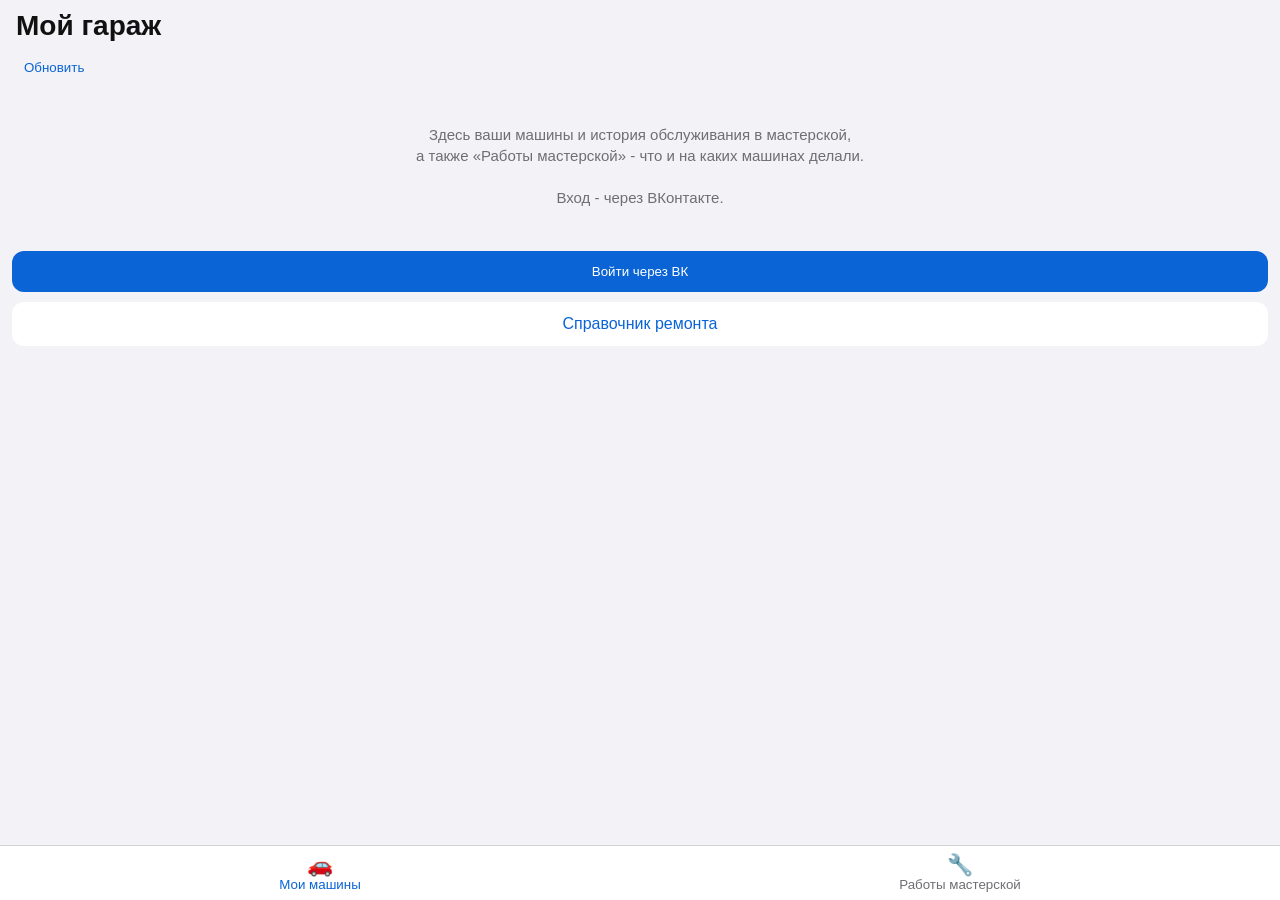
<file: garage/index.html>
<!doctype html>
<html lang="ru"><head><meta charset="utf-8">
<meta name="viewport" content="width=device-width,initial-scale=1,viewport-fit=cover">
<meta name="apple-mobile-web-app-capable" content="yes"><meta name="theme-color" content="#f2f2f7">
<link rel="apple-touch-icon" href="../icon-180.png">
<title>Мой гараж</title>
<style>
:root{--ph:#f2f2f7;--card:#fff;--fg:#111;--mut:#6e6e73;--sep:#d1d1d6;--tint:#0a64d6;--ok:#2e9d4b;--warn:#d97706;--bad:#d23b3b;color-scheme:light}
@media (prefers-color-scheme:dark){:root{--ph:#000;--card:#1c1c1e;--fg:#f2f2f7;--mut:#98989f;--sep:#38383a;--tint:#4b9bff;color-scheme:dark}}
*{box-sizing:border-box}
html,body{height:100%;margin:0}
body{background:var(--ph);color:var(--fg);font:16px -apple-system,"SF Pro Text",Roboto,Arial,sans-serif;display:flex;flex-direction:column;-webkit-tap-highlight-color:transparent}
.top{padding:calc(env(safe-area-inset-top,0px) + 10px) max(16px,env(safe-area-inset-right)) 6px max(16px,env(safe-area-inset-left))}
.top .t{font-size:28px;font-weight:700;line-height:1.15}
.top .s{font-size:13px;color:var(--mut);min-height:16px}
.top .back{color:var(--tint);font-size:16px;background:none;border:0;padding:0 0 4px;cursor:pointer}
.sync{font-size:12px;color:var(--mut);display:flex;gap:8px;align-items:center;margin-top:2px}
.sync button{background:none;border:0;color:var(--tint);font:12px inherit;font-family:inherit;padding:0;cursor:pointer}
main{flex:1;overflow-y:auto;-webkit-overflow-scrolling:touch;padding:0 max(12px,env(safe-area-inset-right)) 16px max(12px,env(safe-area-inset-left))}
nav{display:grid;grid-template-columns:repeat(5,1fr);border-top:1px solid var(--sep);background:var(--card);padding:6px 0 calc(env(safe-area-inset-bottom,0px) + 6px)}
nav button{background:none;border:0;color:var(--mut);font:11px inherit;font-family:inherit;display:flex;flex-direction:column;align-items:center;gap:2px;cursor:pointer;padding:2px 0}
nav button b{font-size:21px;font-weight:400;line-height:1}
nav button.cur{color:var(--tint)}
.blk{background:var(--card);border-radius:12px;margin-top:10px;overflow:hidden}
.bh{font-size:13px;color:var(--mut);text-transform:uppercase;letter-spacing:.04em;padding:14px 4px 0}
.row{display:flex;align-items:center;gap:10px;padding:11px 14px;border-top:1px solid var(--sep);min-height:44px}
.row:first-child{border-top:0}
.row.tap{cursor:pointer}
.row .m{flex:1;min-width:0}
.row .m div:first-child{font-size:16px}
.row .m div+div{font-size:13px;color:var(--mut);overflow:hidden;text-overflow:ellipsis}
.row .r{font-size:14px;color:var(--mut);white-space:nowrap;text-align:right}
.time{font-variant-numeric:tabular-nums;font-weight:600;min-width:46px}
.pill{flex:none;font-size:11px;padding:3px 8px;border-radius:9px;color:#fff;background:var(--tint);white-space:nowrap}
.pill.ok{background:var(--ok)}.pill.w{background:var(--warn)}.pill.g{background:var(--mut)}
.days{display:flex;gap:6px;overflow-x:auto;padding:8px 2px 2px}
.days button{flex:1 0 42px;text-align:center;padding:6px 0;border-radius:10px;background:var(--card);font:12px inherit;font-family:inherit;color:var(--mut);border:0;cursor:pointer}
.days button b{display:block;font-size:17px;color:var(--fg)}
.days button i{display:block;font-style:normal;font-size:10px;height:12px;color:var(--tint)}
.days button.cur{background:var(--tint);color:#fff}.days button.cur b,.days button.cur i{color:#fff}
.wk{display:flex;justify-content:space-between;align-items:center;margin-top:6px}
.wk button{background:none;border:0;color:var(--tint);font:15px inherit;font-family:inherit;padding:6px 4px;cursor:pointer}
input[type=search]{width:100%;font:17px inherit;font-family:inherit;padding:11px 12px;border-radius:10px;border:0;background:var(--card);color:var(--fg);margin-top:10px;-webkit-appearance:none}
.btn{display:block;width:100%;text-align:center;background:var(--tint);color:#fff;border-radius:12px;padding:13px;font:600 16px inherit;font-family:inherit;border:0;margin-top:14px;cursor:pointer;text-decoration:none}
.btn.sec{background:var(--card);color:var(--tint)}
.btn:disabled{opacity:.5}
.call{color:var(--ok);font-size:22px;text-decoration:none;padding:4px}
.fld{padding:9px 14px;border-top:1px solid var(--sep)}
.fld:first-child{border-top:0}
.fld div:first-child{font-size:12px;color:var(--mut)}
.fld div+div{font-size:16px;word-break:break-word}
.rbtn{display:flex;gap:6px;margin-top:6px;flex-wrap:wrap}.rbtn button{font:13px var(--ui,system-ui);padding:5px 10px;border-radius:8px;border:1px solid var(--sep,#ccc);background:var(--card,#fff);color:var(--tint,#0a64d6)}
.ck{font-size:24px;margin-right:10px;color:var(--tint);line-height:1}
.sbar{position:sticky;bottom:0;padding:6px 0 4px;background:linear-gradient(transparent,var(--ph) 30%)}
.rv{display:flex;align-items:center;gap:8px;padding:10px 14px;border-bottom:1px solid var(--sep)}.rv .m{flex:1;min-width:0}.rv .m div:last-child{font-size:13px;color:var(--mut)}
.frm .rv input{width:64px;flex:none;padding:6px;border:1px solid var(--sep);border-radius:8px;text-align:center;font-size:16px}.rv .u{font-size:13px;color:var(--mut)}
.rv .x{border:0;background:none;color:var(--mut);font-size:18px;padding:4px 6px;cursor:pointer}
.det{font-size:13px;color:var(--mut);margin-top:3px}
.empty{color:var(--mut);text-align:center;padding:28px 10px;font-size:15px;line-height:1.45}
.err{color:var(--bad);font-size:14px;margin-top:10px;min-height:18px}
.frm label{display:block;font-size:12px;color:var(--mut);padding:9px 14px 0}
.frm input,.frm select,.frm textarea{width:100%;border:0;background:none;color:var(--fg);font:17px inherit;font-family:inherit;padding:2px 14px 10px;margin:0;border-bottom:1px solid var(--sep);border-radius:0;-webkit-appearance:none}
.frm textarea{min-height:70px;resize:vertical}
.pick{padding:4px 14px 12px;font-size:17px;border-bottom:1px solid var(--sep);cursor:pointer;color:var(--tint)}
a.site{color:inherit;text-decoration:none}
.ph{display:grid;grid-template-columns:repeat(3,1fr);gap:4px;padding:4px}.ph img{width:100%;aspect-ratio:1;object-fit:cover;border-radius:6px}
.notes{white-space:pre-wrap;padding:11px 14px;font-size:15px;line-height:1.35}

nav{grid-template-columns:repeat(2,1fr)}
.btn{display:block;width:100%;margin-top:10px;padding:13px;border:0;border-radius:12px;background:var(--tint);color:#fff;font:16px inherit;font-family:inherit;cursor:pointer}
.btn.sec{background:var(--card);color:var(--tint)}
.empty{text-align:center;color:var(--mut);padding:28px 16px;line-height:1.4}
.err{color:var(--bad);padding:8px 4px;font-size:14px}
.fld{padding:9px 14px;border-top:1px solid var(--sep)}.fld:first-child{border-top:0}.fld div:first-child{font-size:12px;color:var(--mut)}
.v{padding:10px 14px;border-top:1px solid var(--sep)}.v:first-child{border-top:0}.v .h{font-weight:600}.v .l{font-size:14px;color:var(--mut);margin-top:3px;line-height:1.35}
input[type=search]{width:100%;margin-top:10px;padding:10px 12px;border-radius:10px;border:0;background:var(--card);color:var(--fg);font:16px inherit;font-family:inherit}
</style></head><body>
<div class="top"><div class="t" id="T">Мой гараж</div><div class="s" id="S"></div><div class="sync"><span id="syncTxt"></span><button id="syncBtn">Обновить</button></div></div>
<main id="M"></main>
<nav id="NAV" hidden><button data-t="my" class="cur"><b>🚗</b>Мои машины</button><button data-t="feed"><b>🔧</b>Работы мастерской</button></nav>
<script src="../vk.js"></script>
<script>
/* 1.0 (сайт 0.28.0): «Мой гараж» для друзей - свои машины и история обслуживания; «Работы мастерской» - без имён, номеров, VIN и сумм.
   Данные даёт облачная функция (1.1.0+) из выгрузки Автосервиса. Без интернета - последние полученные. */
const M=document.getElementById("M"),T=document.getElementById("T"),S=document.getElementById("S"),NAV=document.getElementById("NAV");
const esc=s=>String(s==null?"":s).replace(/[&<>"]/g,c=>({"&":"&amp;","<":"&lt;",">":"&gt;",'"':"&quot;"}[c]));
const dmy=s=>s&&s.length>=10?s.slice(8,10)+"."+s.slice(5,7)+"."+s.slice(0,4):"";
const km=n=>n?Number(n).toLocaleString("ru")+" км":"";
const money=n=>Number(n||0).toLocaleString("ru",{maximumFractionDigits:2})+" ₽";
const norm=s=>String(s||"").toLowerCase().replace(/ё/g,"е");
let tab="my",G=vkLS.get("gar",null),F=vkLS.get("feed",null),q=vkLS.get("feedQ",null);
function sync(t){document.getElementById("syncTxt").textContent=t}
function login(msg){NAV.hidden=true;T.textContent="Мой гараж";S.textContent="";sync("");
 M.innerHTML=`<p class="empty">${msg?esc(msg)+"<br><br>":""}Здесь ваши машины и история обслуживания в мастерской,<br>а также «Работы мастерской» - что и на каких машинах делали.<br><br>Вход - через ВКонтакте.</p><button class="btn" id="vkGo">Войти через ВК</button><a class="btn sec" style="text-align:center;text-decoration:none" href="../">Справочник ремонта</a>`;
 document.getElementById("vkGo").onclick=()=>vkLogin().catch(e=>{M.insertAdjacentHTML("beforeend",`<p class="err">${esc(e.message)}</p>`)})}
async function load(){
 if(!navigator.onLine){sync("Нет интернета - показано последнее полученное");return}
 sync("Загрузка…");
 try{const [g,f]=await Promise.all([fnS({a:"garage"}),fnS({a:"feed"})]);G=g;F=f;vkLS.set("gar",g);vkLS.set("feed",f);sync("Данные мастерской на "+(g.exported||f.exported||"").replace("T"," ").slice(0,16))}
 catch(e){if(!vkS()){login(e.message);return false}sync("Не загрузилось: "+e.message+(G?" - показано последнее полученное":""))}
 return true}
function my(){T.textContent="Мой гараж";S.textContent=G&&G.name?G.name:"";
 if(!G){M.innerHTML=`<p class="empty">Нет данных. Нажмите «Обновить», когда будет интернет.</p>`;return}
 if(!G.linked){M.innerHTML=`<p class="empty">${esc(G.msg)}</p>`;return}
 if(!G.cars.length){M.innerHTML=`<p class="empty">За вами пока нет машин в мастерской.</p>`;return}
 let h="";
 for(const c of G.cars){const vs=G.visits.filter(v=>String(v.car)===String(c.id)),t=G.to&&G.to[c.id];
  h+=`<div class="bh">${esc([(c.brand+" "+c.model).trim(),c.year].filter(Boolean).join(" · "))}</div><div class="blk">
   <div class="fld"><div>Госномер</div><div>${esc(c.plate||"-")}</div></div>${c.vin?`<div class="fld"><div>VIN</div><div>${esc(c.vin)}</div></div>`:""}
   ${vs[0]&&vs[0].km?`<div class="fld"><div>Последний пробег в мастерской</div><div>${km(vs[0].km)} (${dmy(vs[0].date)})</div></div>`:""}
   ${t?`<div class="fld"><div>Ближайшее ТО</div><div>${dmy(t.d)}${t.km?" или "+km(t.km):""}${t.ops?" - "+esc(t.ops):""}</div></div>`:""}</div>
   <div class="bh">История обслуживания: ${vs.length}</div><div class="blk">${vs.length?vs.map(v=>`<div class="v"><div class="h">${dmy(v.date)}${v.km?" · "+km(v.km):""}${G.sums&&v.sum?" · "+money(v.sum):""}</div>
    ${v.reason?`<div class="l">Обращение: ${esc(v.reason)}</div>`:""}${v.works?`<div class="l">Работы: ${esc(v.works)}</div>`:""}${v.parts?`<div class="l">Запчасти: ${esc(v.parts)}</div>`:""}${v.rec?`<div class="l">Рекомендации: ${esc(v.rec)}</div>`:""}</div>`).join(""):`<p class="empty">Пока нет</p>`}</div>`}
 M.innerHTML=h;M.scrollTop=0}
function feed(){T.textContent="Работы мастерской";S.textContent="без имён, номеров и сумм";
 if(!F){M.innerHTML=`<p class="empty">Нет данных. Нажмите «Обновить», когда будет интернет.</p>`;return}
 if(q===null)q=G&&G.cars&&G.cars[0]?(G.cars[0].brand+" "+G.cars[0].model).trim():"";
 M.innerHTML=`<input type="search" id="fq" placeholder="Марка, модель или работа (например: Jetour X70, сайлентблок)" value="${esc(q)}"><div id="fl"></div>`;
 const draw=()=>{const w=norm(q).split(/\s+/).filter(Boolean),l=F.list.filter(x=>w.every(t=>norm(x.brand+" "+x.model+" "+x.works+" "+x.parts).includes(t)));
  fl.innerHTML=l.length?`<div class="bh">Найдено: ${l.length}</div><div class="blk">`+l.slice(0,200).map(x=>`<div class="v"><div class="h">${esc((x.brand+" "+x.model).trim()||"Авто")}${x.year?" "+esc(x.year):""} · ${esc(x.m)}${x.km?" · "+km(x.km):""}</div>
   <div class="l">Работы: ${esc(x.works)}</div>${x.parts?`<div class="l">Запчасти: ${esc(x.parts)}</div>`:""}</div>`).join("")+`</div>`:`<p class="empty">Ничего не нашлось${q?" по «"+esc(q)+"»":""}.</p>`};
 fq.oninput=()=>{q=fq.value;vkLS.set("feedQ",q);draw()};draw();M.scrollTop=0}
function go(t){tab=t;for(const b of NAV.children)b.classList.toggle("cur",b.dataset.t===t);(t==="my"?my:feed)()}
NAV.onclick=e=>{const b=e.target.closest("button");if(b)go(b.dataset.t)};
document.getElementById("syncBtn").onclick=async()=>{if(await load()!==false&&vkS())go(tab)};
if("serviceWorker" in navigator)navigator.serviceWorker.register("../sw.js").catch(()=>{});
(async()=>{if(!VK_ON()){login("Вход через ВК не настроен.");return}
 if(!vkS()){login(vkLS.get("vkDenied",null)?"Вашего ВК нет в списке доступа - напишите владельцу.":"");return}
 NAV.hidden=false;if(G||F)go(tab);if(await load()!==false&&vkS())go(tab)})();
</script></body></html>
</file>
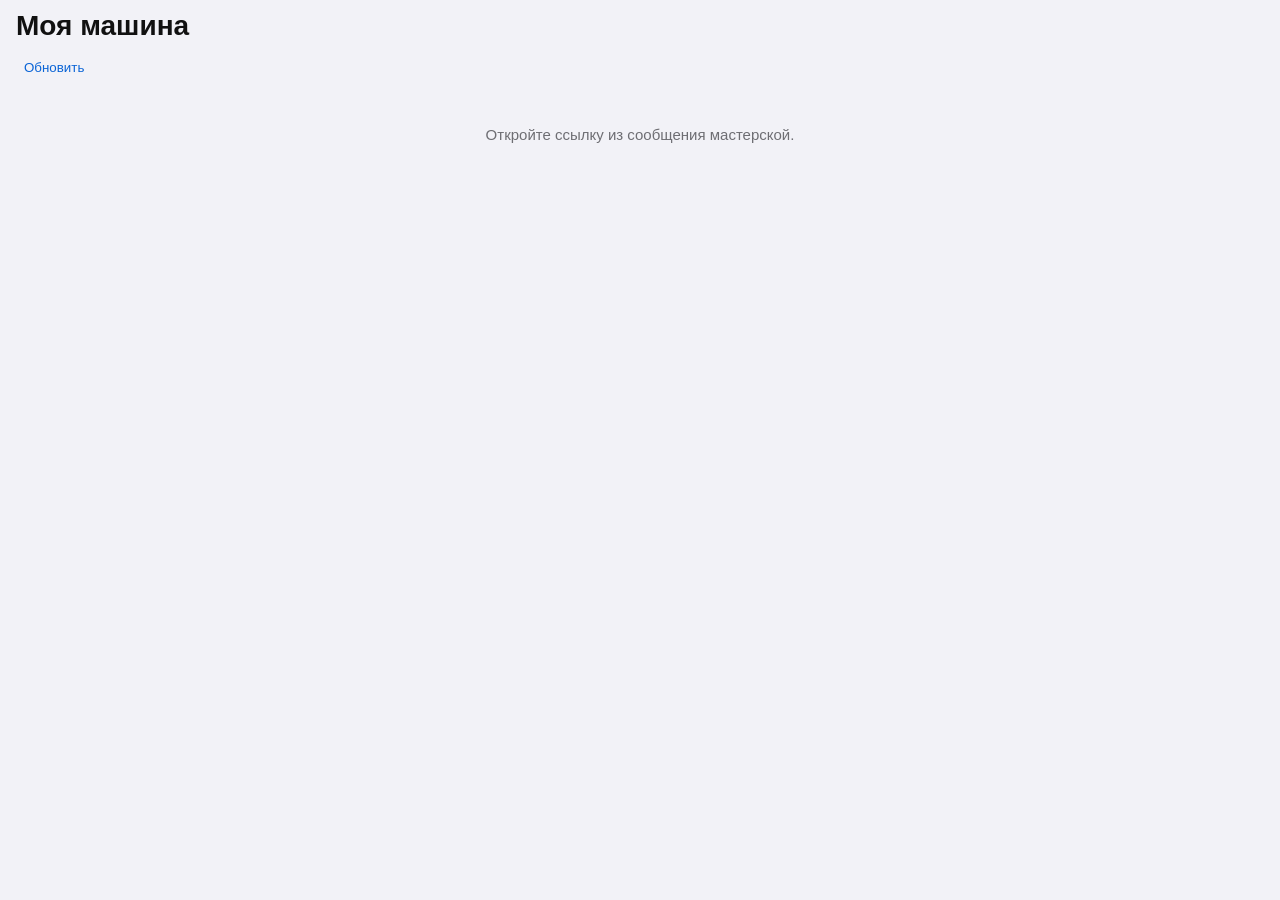
<file: my/index.html>
<!doctype html>
<html lang="ru"><head><meta charset="utf-8">
<meta name="viewport" content="width=device-width,initial-scale=1,viewport-fit=cover">
<meta name="apple-mobile-web-app-capable" content="yes"><meta name="theme-color" content="#f2f2f7">
<meta name="robots" content="noindex"><meta name="referrer" content="no-referrer">
<link rel="apple-touch-icon" href="../icon-180.png">
<title>Моя машина</title>
<style>
:root{--ph:#f2f2f7;--card:#fff;--fg:#111;--mut:#6e6e73;--sep:#d1d1d6;--tint:#0a64d6;--ok:#2e9d4b;--warn:#d97706;--bad:#d23b3b;color-scheme:light}
@media (prefers-color-scheme:dark){:root{--ph:#000;--card:#1c1c1e;--fg:#f2f2f7;--mut:#98989f;--sep:#38383a;--tint:#4b9bff;color-scheme:dark}}
*{box-sizing:border-box}
html,body{height:100%;margin:0}
body{background:var(--ph);color:var(--fg);font:16px -apple-system,"SF Pro Text",Roboto,Arial,sans-serif;display:flex;flex-direction:column;-webkit-tap-highlight-color:transparent}
.top{padding:calc(env(safe-area-inset-top,0px) + 10px) max(16px,env(safe-area-inset-right)) 6px max(16px,env(safe-area-inset-left))}
.top .t{font-size:28px;font-weight:700;line-height:1.15}
.top .s{font-size:13px;color:var(--mut);min-height:16px}
.top .back{color:var(--tint);font-size:16px;background:none;border:0;padding:0 0 4px;cursor:pointer}
.sync{font-size:12px;color:var(--mut);display:flex;gap:8px;align-items:center;margin-top:2px}
.sync button{background:none;border:0;color:var(--tint);font:12px inherit;font-family:inherit;padding:0;cursor:pointer}
main{flex:1;overflow-y:auto;-webkit-overflow-scrolling:touch;padding:0 max(12px,env(safe-area-inset-right)) 16px max(12px,env(safe-area-inset-left))}
nav{display:grid;grid-template-columns:repeat(5,1fr);border-top:1px solid var(--sep);background:var(--card);padding:6px 0 calc(env(safe-area-inset-bottom,0px) + 6px)}
nav button{background:none;border:0;color:var(--mut);font:11px inherit;font-family:inherit;display:flex;flex-direction:column;align-items:center;gap:2px;cursor:pointer;padding:2px 0}
nav button b{font-size:21px;font-weight:400;line-height:1}
nav button.cur{color:var(--tint)}
.blk{background:var(--card);border-radius:12px;margin-top:10px;overflow:hidden}
.bh{font-size:13px;color:var(--mut);text-transform:uppercase;letter-spacing:.04em;padding:14px 4px 0}
.row{display:flex;align-items:center;gap:10px;padding:11px 14px;border-top:1px solid var(--sep);min-height:44px}
.row:first-child{border-top:0}
.row.tap{cursor:pointer}
.row .m{flex:1;min-width:0}
.row .m div:first-child{font-size:16px}
.row .m div+div{font-size:13px;color:var(--mut);overflow:hidden;text-overflow:ellipsis}
.row .r{font-size:14px;color:var(--mut);white-space:nowrap;text-align:right}
.time{font-variant-numeric:tabular-nums;font-weight:600;min-width:46px}
.pill{flex:none;font-size:11px;padding:3px 8px;border-radius:9px;color:#fff;background:var(--tint);white-space:nowrap}
.pill.ok{background:var(--ok)}.pill.w{background:var(--warn)}.pill.g{background:var(--mut)}
.days{display:flex;gap:6px;overflow-x:auto;padding:8px 2px 2px}
.days button{flex:1 0 42px;text-align:center;padding:6px 0;border-radius:10px;background:var(--card);font:12px inherit;font-family:inherit;color:var(--mut);border:0;cursor:pointer}
.days button b{display:block;font-size:17px;color:var(--fg)}
.days button i{display:block;font-style:normal;font-size:10px;height:12px;color:var(--tint)}
.days button.cur{background:var(--tint);color:#fff}.days button.cur b,.days button.cur i{color:#fff}
.wk{display:flex;justify-content:space-between;align-items:center;margin-top:6px}
.wk button{background:none;border:0;color:var(--tint);font:15px inherit;font-family:inherit;padding:6px 4px;cursor:pointer}
input[type=search]{width:100%;font:17px inherit;font-family:inherit;padding:11px 12px;border-radius:10px;border:0;background:var(--card);color:var(--fg);margin-top:10px;-webkit-appearance:none}
.btn{display:block;width:100%;text-align:center;background:var(--tint);color:#fff;border-radius:12px;padding:13px;font:600 16px inherit;font-family:inherit;border:0;margin-top:14px;cursor:pointer;text-decoration:none}
.btn.sec{background:var(--card);color:var(--tint)}
.btn:disabled{opacity:.5}
.call{color:var(--ok);font-size:22px;text-decoration:none;padding:4px}
.fld{padding:9px 14px;border-top:1px solid var(--sep)}
.fld:first-child{border-top:0}
.fld div:first-child{font-size:12px;color:var(--mut)}
.fld div+div{font-size:16px;word-break:break-word}
.rbtn{display:flex;gap:6px;margin-top:6px;flex-wrap:wrap}.rbtn button{font:13px var(--ui,system-ui);padding:5px 10px;border-radius:8px;border:1px solid var(--sep,#ccc);background:var(--card,#fff);color:var(--tint,#0a64d6)}
.ck{font-size:24px;margin-right:10px;color:var(--tint);line-height:1}
.sbar{position:sticky;bottom:0;padding:6px 0 4px;background:linear-gradient(transparent,var(--ph) 30%)}
.rv{display:flex;align-items:center;gap:8px;padding:10px 14px;border-bottom:1px solid var(--sep)}.rv .m{flex:1;min-width:0}.rv .m div:last-child{font-size:13px;color:var(--mut)}
.frm .rv input{width:64px;flex:none;padding:6px;border:1px solid var(--sep);border-radius:8px;text-align:center;font-size:16px}.rv .u{font-size:13px;color:var(--mut)}
.rv .x{border:0;background:none;color:var(--mut);font-size:18px;padding:4px 6px;cursor:pointer}
.det{font-size:13px;color:var(--mut);margin-top:3px}
.empty{color:var(--mut);text-align:center;padding:28px 10px;font-size:15px;line-height:1.45}
.err{color:var(--bad);font-size:14px;margin-top:10px;min-height:18px}
.frm label{display:block;font-size:12px;color:var(--mut);padding:9px 14px 0}
.frm input,.frm select,.frm textarea{width:100%;border:0;background:none;color:var(--fg);font:17px inherit;font-family:inherit;padding:2px 14px 10px;margin:0;border-bottom:1px solid var(--sep);border-radius:0;-webkit-appearance:none}
.frm textarea{min-height:70px;resize:vertical}
.pick{padding:4px 14px 12px;font-size:17px;border-bottom:1px solid var(--sep);cursor:pointer;color:var(--tint)}
a.site{color:inherit;text-decoration:none}
.ph{display:grid;grid-template-columns:repeat(3,1fr);gap:4px;padding:4px}.ph img{width:100%;aspect-ratio:1;object-fit:cover;border-radius:6px}
.notes{white-space:pre-wrap;padding:11px 14px;font-size:15px;line-height:1.35}

nav{grid-template-columns:repeat(2,1fr)}
.btn{display:block;width:100%;margin-top:10px;padding:13px;border:0;border-radius:12px;background:var(--tint);color:#fff;font:16px inherit;font-family:inherit;cursor:pointer}
.btn.sec{background:var(--card);color:var(--tint)}
.empty{text-align:center;color:var(--mut);padding:28px 16px;line-height:1.4}
.err{color:var(--bad);padding:8px 4px;font-size:14px}
.fld{padding:9px 14px;border-top:1px solid var(--sep)}.fld:first-child{border-top:0}.fld div:first-child{font-size:12px;color:var(--mut)}
.v{padding:10px 14px;border-top:1px solid var(--sep)}.v:first-child{border-top:0}.v .h{font-weight:600}.v .l{font-size:14px;color:var(--mut);margin-top:3px;line-height:1.35}
input[type=search]{width:100%;margin-top:10px;padding:10px 12px;border-radius:10px;border:0;background:var(--card);color:var(--fg);font:16px inherit;font-family:inherit}

.call{display:block;text-align:center;text-decoration:none}
.note{font-size:12px;color:var(--mut);text-align:center;padding:14px 8px}
</style></head><body>
<div class="top"><div class="t" id="T">Моя машина</div><div class="s" id="S"></div><div class="sync"><span id="syncTxt"></span><button id="syncBtn">Обновить</button></div></div>
<main id="M"></main>
<script src="../vk.js"></script>
<script>
/* 1.0 (сайт 0.29.0): личная страница клиента по ссылке мастерской (#k=ключ). Без входа: одна машина и её история.
   Ключ после # не уходит на сервер сайта; запоминается в телефоне - можно добавить на экран «Домой». */
const M=document.getElementById("M"),T=document.getElementById("T"),S=document.getElementById("S");
const esc=s=>String(s==null?"":s).replace(/[&<>"]/g,c=>({"&":"&amp;","<":"&lt;",">":"&gt;",'"':"&quot;"}[c]));
const dmy=s=>s&&s.length>=10?s.slice(8,10)+"."+s.slice(5,7)+"."+s.slice(0,4):"";
const km=n=>n?Number(n).toLocaleString("ru")+" км":"";
const money=n=>Number(n||0).toLocaleString("ru",{maximumFractionDigits:2})+" ₽";
const sync=t=>document.getElementById("syncTxt").textContent=t;
let K=(new URLSearchParams(location.hash.slice(1))).get("k")||vkLS.get("myk","");
if(K){vkLS.set("myk",K);if(!location.hash)history.replaceState(null,"","#k="+K)}
let C=vkLS.get("myc",null);
function draw(){
 if(!C){M.innerHTML=`<p class="empty">${K?"Нет данных. Нажмите «Обновить», когда будет интернет.":"Откройте ссылку из сообщения мастерской."}</p>`;return}
 const c=C.car,sh=C.shop||{},t=C.to;T.textContent=[(c.brand+" "+c.model).trim(),c.year].filter(Boolean).join(" · ")||"Моя машина";S.textContent=sh.name||"";
 let h=`<div class="blk"><div class="fld"><div>Госномер</div><div>${esc(c.plate||"-")}</div></div>${c.vin?`<div class="fld"><div>VIN</div><div>${esc(c.vin)}</div></div>`:""}
  ${C.visits[0]&&C.visits[0].km?`<div class="fld"><div>Последний пробег в мастерской</div><div>${km(C.visits[0].km)} (${dmy(C.visits[0].date)})</div></div>`:""}
  ${t?`<div class="fld"><div>Ближайшее ТО</div><div>${dmy(t.d)}${t.km?" или "+km(t.km):""}${t.ops?" - "+esc(t.ops):""}</div></div>`:""}</div>`;
 if(sh.phone)h+=`<a class="btn call" href="tel:${esc(String(sh.phone).replace(/[^\d+]/g,""))}">📞 Позвонить в мастерскую</a>`;
 h+=`<div class="bh">История обслуживания: ${C.visits.length}</div><div class="blk">${C.visits.length?C.visits.map(v=>`<div class="v"><div class="h">${dmy(v.date)}${v.km?" · "+km(v.km):""}${C.sums&&v.sum?" · "+money(v.sum):""}</div>
  ${v.reason?`<div class="l">Обращение: ${esc(v.reason)}</div>`:""}${v.works?`<div class="l">Работы: ${esc(v.works)}</div>`:""}${v.parts?`<div class="l">Запчасти: ${esc(v.parts)}</div>`:""}${v.rec?`<div class="l">Рекомендации: ${esc(v.rec)}</div>`:""}</div>`).join(""):`<p class="empty">Пока нет</p>`}</div>`;
 h+=`<p class="note">Ссылка личная - не пересылайте её.${sh.address?"<br>"+esc(sh.address):""}<br>На iPhone: «Поделиться» → «На экран Домой» - откроется как приложение.</p>`;
 M.innerHTML=h}
async function load(){
 if(!K){draw();return}
 if(!navigator.onLine){sync("Нет интернета - показано последнее полученное");draw();return}
 sync("Загрузка…");
 try{const j=await fnCall({a:"client",k:K});C=j;vkLS.set("myc",j);sync("Данные мастерской на "+String(j.exported||"").replace("T"," ").slice(0,16));draw()}
 catch(e){if(/не действует|неполная|не числится/.test(e.message)){C=null;vkLS.set("myc",null);M.innerHTML=`<p class="empty">${esc(e.message)}</p>`;sync("")}
  else{sync("Не загрузилось: "+e.message+(C?" - показано последнее полученное":""));draw()}}}
document.getElementById("syncBtn").onclick=load;
window.addEventListener("hashchange",()=>{const k=(new URLSearchParams(location.hash.slice(1))).get("k");if(k&&k!==K){K=k;vkLS.set("myk",K);C=null;load()}});
if("serviceWorker" in navigator)navigator.serviceWorker.register("../sw.js").catch(()=>{});
draw();load();
</script></body></html>
</file>
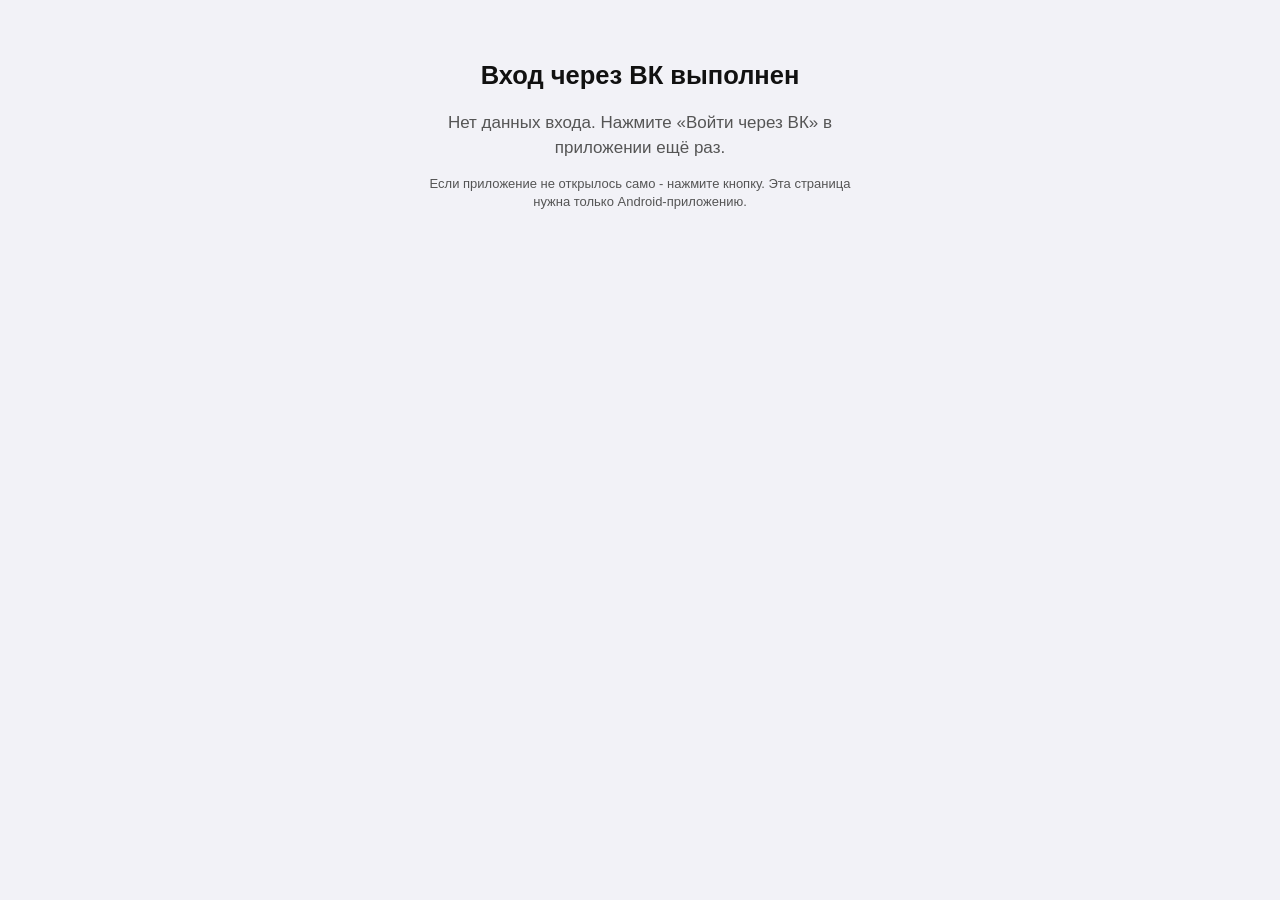
<file: app-vk.html>
<!doctype html>
<html lang="ru"><head><meta charset="utf-8"><meta name="viewport" content="width=device-width,initial-scale=1">
<meta name="robots" content="noindex"><meta name="referrer" content="no-referrer"><title>Возврат в приложение</title>
<style>body{margin:0;font:17px -apple-system,Segoe UI,Roboto,Arial,sans-serif;background:#f2f2f7;color:#111;text-align:center;padding:40px 18px}
a.b{display:block;margin:22px auto 0;max-width:420px;padding:16px;border-radius:14px;background:#0a84ff;color:#fff;text-decoration:none;font-size:18px;font-weight:600}
p{color:#555;line-height:1.45;max-width:460px;margin:14px auto}</style></head><body>
<h2>Вход через ВК выполнен</h2><p id="t">Возвращаемся в приложение «Ремонт и автосервис»…</p>
<a class="b" id="b" href="#">Вернуться в приложение</a>
<p style="font-size:13px">Если приложение не открылось само - нажмите кнопку. Эта страница нужна только Android-приложению.</p>
<script>
/* 1.0 (сайт 0.31.0): VK ID возвращает сюда (в Chrome) после входа из Android-приложения; передаём код обратно в приложение */
const q=location.search.slice(1);
if(!/(^|&)(code|payload|error)=/.test(q)){document.getElementById("t").textContent="Нет данных входа. Нажмите «Войти через ВК» в приложении ещё раз.";document.getElementById("b").style.display="none"}
else{const u="intent://vk?"+q+"#Intent;scheme=remont;package=ru.sergsknarin.remont;end";
 document.getElementById("b").href=u;setTimeout(()=>{location.href=u},300)}
</script></body></html>
</file>
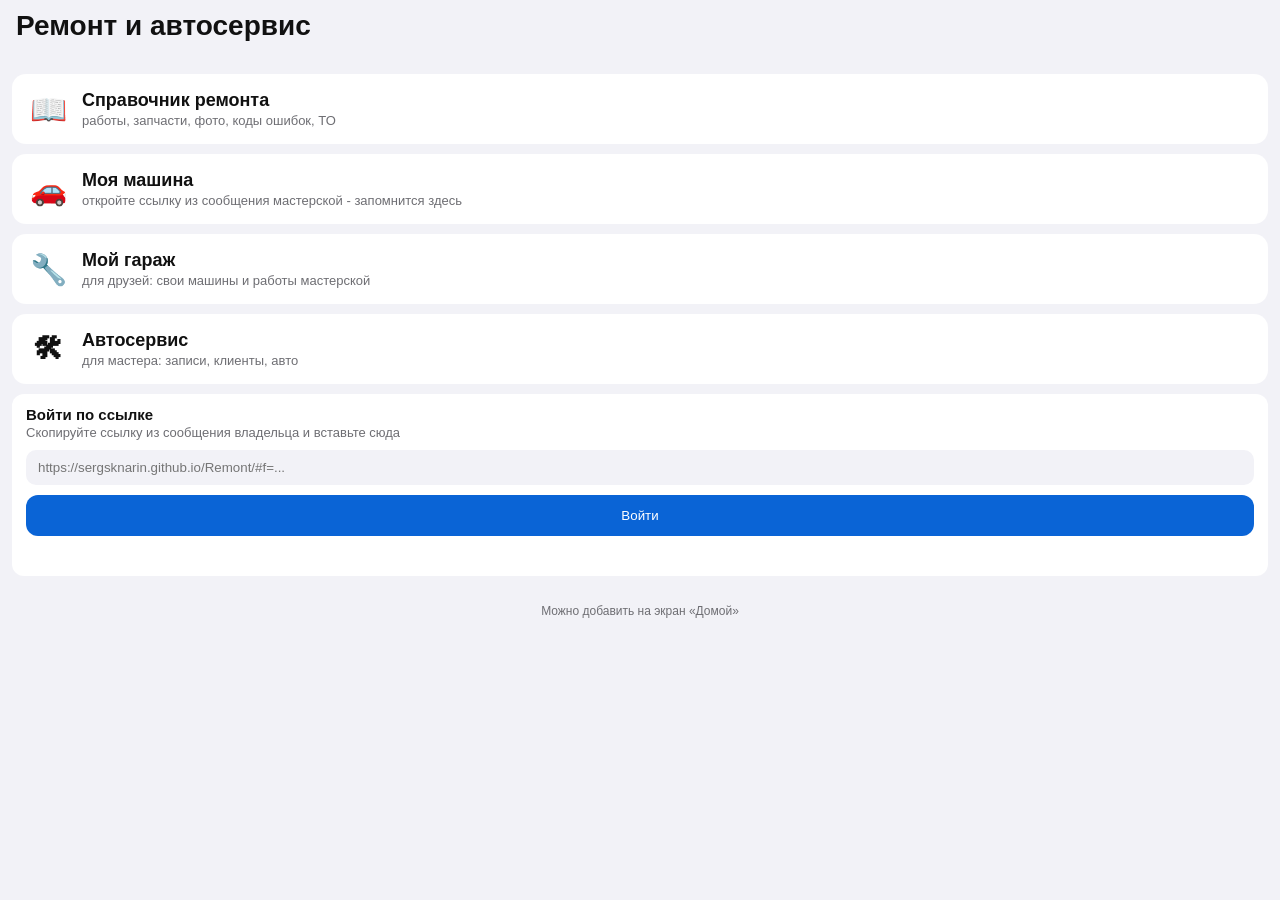
<file: app.html>
<!doctype html>
<html lang="ru"><head><meta charset="utf-8">
<meta name="viewport" content="width=device-width,initial-scale=1,viewport-fit=cover">
<meta name="theme-color" content="#f2f2f7"><link rel="apple-touch-icon" href="icon-180.png">
<title>Ремонт и автосервис</title>
<style>
:root{--ph:#f2f2f7;--card:#fff;--fg:#111;--mut:#6e6e73;--sep:#d1d1d6;--tint:#0a64d6;--ok:#2e9d4b;--warn:#d97706;--bad:#d23b3b;color-scheme:light}
@media (prefers-color-scheme:dark){:root{--ph:#000;--card:#1c1c1e;--fg:#f2f2f7;--mut:#98989f;--sep:#38383a;--tint:#4b9bff;color-scheme:dark}}
*{box-sizing:border-box}
html,body{height:100%;margin:0}
body{background:var(--ph);color:var(--fg);font:16px -apple-system,"SF Pro Text",Roboto,Arial,sans-serif;display:flex;flex-direction:column;-webkit-tap-highlight-color:transparent}
.top{padding:calc(env(safe-area-inset-top,0px) + 10px) max(16px,env(safe-area-inset-right)) 6px max(16px,env(safe-area-inset-left))}
.top .t{font-size:28px;font-weight:700;line-height:1.15}
.top .s{font-size:13px;color:var(--mut);min-height:16px}
.top .back{color:var(--tint);font-size:16px;background:none;border:0;padding:0 0 4px;cursor:pointer}
.sync{font-size:12px;color:var(--mut);display:flex;gap:8px;align-items:center;margin-top:2px}
.sync button{background:none;border:0;color:var(--tint);font:12px inherit;font-family:inherit;padding:0;cursor:pointer}
main{flex:1;overflow-y:auto;-webkit-overflow-scrolling:touch;padding:0 max(12px,env(safe-area-inset-right)) 16px max(12px,env(safe-area-inset-left))}
nav{display:grid;grid-template-columns:repeat(5,1fr);border-top:1px solid var(--sep);background:var(--card);padding:6px 0 calc(env(safe-area-inset-bottom,0px) + 6px)}
nav button{background:none;border:0;color:var(--mut);font:11px inherit;font-family:inherit;display:flex;flex-direction:column;align-items:center;gap:2px;cursor:pointer;padding:2px 0}
nav button b{font-size:21px;font-weight:400;line-height:1}
nav button.cur{color:var(--tint)}
.blk{background:var(--card);border-radius:12px;margin-top:10px;overflow:hidden}
.bh{font-size:13px;color:var(--mut);text-transform:uppercase;letter-spacing:.04em;padding:14px 4px 0}
.row{display:flex;align-items:center;gap:10px;padding:11px 14px;border-top:1px solid var(--sep);min-height:44px}
.row:first-child{border-top:0}
.row.tap{cursor:pointer}
.row .m{flex:1;min-width:0}
.row .m div:first-child{font-size:16px}
.row .m div+div{font-size:13px;color:var(--mut);overflow:hidden;text-overflow:ellipsis}
.row .r{font-size:14px;color:var(--mut);white-space:nowrap;text-align:right}
.time{font-variant-numeric:tabular-nums;font-weight:600;min-width:46px}
.pill{flex:none;font-size:11px;padding:3px 8px;border-radius:9px;color:#fff;background:var(--tint);white-space:nowrap}
.pill.ok{background:var(--ok)}.pill.w{background:var(--warn)}.pill.g{background:var(--mut)}
.days{display:flex;gap:6px;overflow-x:auto;padding:8px 2px 2px}
.days button{flex:1 0 42px;text-align:center;padding:6px 0;border-radius:10px;background:var(--card);font:12px inherit;font-family:inherit;color:var(--mut);border:0;cursor:pointer}
.days button b{display:block;font-size:17px;color:var(--fg)}
.days button i{display:block;font-style:normal;font-size:10px;height:12px;color:var(--tint)}
.days button.cur{background:var(--tint);color:#fff}.days button.cur b,.days button.cur i{color:#fff}
.wk{display:flex;justify-content:space-between;align-items:center;margin-top:6px}
.wk button{background:none;border:0;color:var(--tint);font:15px inherit;font-family:inherit;padding:6px 4px;cursor:pointer}
input[type=search]{width:100%;font:17px inherit;font-family:inherit;padding:11px 12px;border-radius:10px;border:0;background:var(--card);color:var(--fg);margin-top:10px;-webkit-appearance:none}
.btn{display:block;width:100%;text-align:center;background:var(--tint);color:#fff;border-radius:12px;padding:13px;font:600 16px inherit;font-family:inherit;border:0;margin-top:14px;cursor:pointer;text-decoration:none}
.btn.sec{background:var(--card);color:var(--tint)}
.btn:disabled{opacity:.5}
.call{color:var(--ok);font-size:22px;text-decoration:none;padding:4px}
.fld{padding:9px 14px;border-top:1px solid var(--sep)}
.fld:first-child{border-top:0}
.fld div:first-child{font-size:12px;color:var(--mut)}
.fld div+div{font-size:16px;word-break:break-word}
.rbtn{display:flex;gap:6px;margin-top:6px;flex-wrap:wrap}.rbtn button{font:13px var(--ui,system-ui);padding:5px 10px;border-radius:8px;border:1px solid var(--sep,#ccc);background:var(--card,#fff);color:var(--tint,#0a64d6)}
.ck{font-size:24px;margin-right:10px;color:var(--tint);line-height:1}
.sbar{position:sticky;bottom:0;padding:6px 0 4px;background:linear-gradient(transparent,var(--ph) 30%)}
.rv{display:flex;align-items:center;gap:8px;padding:10px 14px;border-bottom:1px solid var(--sep)}.rv .m{flex:1;min-width:0}.rv .m div:last-child{font-size:13px;color:var(--mut)}
.frm .rv input{width:64px;flex:none;padding:6px;border:1px solid var(--sep);border-radius:8px;text-align:center;font-size:16px}.rv .u{font-size:13px;color:var(--mut)}
.rv .x{border:0;background:none;color:var(--mut);font-size:18px;padding:4px 6px;cursor:pointer}
.det{font-size:13px;color:var(--mut);margin-top:3px}
.empty{color:var(--mut);text-align:center;padding:28px 10px;font-size:15px;line-height:1.45}
.err{color:var(--bad);font-size:14px;margin-top:10px;min-height:18px}
.frm label{display:block;font-size:12px;color:var(--mut);padding:9px 14px 0}
.frm input,.frm select,.frm textarea{width:100%;border:0;background:none;color:var(--fg);font:17px inherit;font-family:inherit;padding:2px 14px 10px;margin:0;border-bottom:1px solid var(--sep);border-radius:0;-webkit-appearance:none}
.frm textarea{min-height:70px;resize:vertical}
.pick{padding:4px 14px 12px;font-size:17px;border-bottom:1px solid var(--sep);cursor:pointer;color:var(--tint)}
a.site{color:inherit;text-decoration:none}
.ph{display:grid;grid-template-columns:repeat(3,1fr);gap:4px;padding:4px}.ph img{width:100%;aspect-ratio:1;object-fit:cover;border-radius:6px}
.notes{white-space:pre-wrap;padding:11px 14px;font-size:15px;line-height:1.35}

nav{grid-template-columns:repeat(2,1fr)}
.btn{display:block;width:100%;margin-top:10px;padding:13px;border:0;border-radius:12px;background:var(--tint);color:#fff;font:16px inherit;font-family:inherit;cursor:pointer}
.btn.sec{background:var(--card);color:var(--tint)}
.empty{text-align:center;color:var(--mut);padding:28px 16px;line-height:1.4}
.err{color:var(--bad);padding:8px 4px;font-size:14px}
.fld{padding:9px 14px;border-top:1px solid var(--sep)}.fld:first-child{border-top:0}.fld div:first-child{font-size:12px;color:var(--mut)}
.v{padding:10px 14px;border-top:1px solid var(--sep)}.v:first-child{border-top:0}.v .h{font-weight:600}.v .l{font-size:14px;color:var(--mut);margin-top:3px;line-height:1.35}
input[type=search]{width:100%;margin-top:10px;padding:10px 12px;border-radius:10px;border:0;background:var(--card);color:var(--fg);font:16px inherit;font-family:inherit}

.tile{display:flex;align-items:center;gap:14px;background:var(--card);border-radius:14px;margin-top:10px;padding:16px;text-decoration:none;color:var(--fg)}
.tile b{font-size:30px;width:40px;text-align:center}.tile .m{flex:1}.tile .m div:first-child{font-size:18px;font-weight:600}.tile .m div+div{font-size:13px;color:var(--mut);margin-top:2px}
.tile.hid{display:none}
</style></head><body>
<div class="top"><div class="t">Ремонт и автосервис</div><div class="s" id="who"></div></div>
<main id="M">
<a class="tile" href="./"><b>📖</b><div class="m"><div>Справочник ремонта</div><div>работы, запчасти, фото, коды ошибок, ТО</div></div></a>
<a class="tile" id="tMy" href="my/"><b>🚗</b><div class="m"><div>Моя машина</div><div>история обслуживания по ссылке мастерской</div></div></a>
<a class="tile" href="garage/"><b>🔧</b><div class="m"><div>Мой гараж</div><div>для друзей: свои машины и работы мастерской</div></div></a>
<a class="tile" id="tAs" href="autoservice/"><b>🛠</b><div class="m"><div>Автосервис</div><div>для мастера: записи, клиенты, авто</div></div></a>
<div id="lnk" class="blk" style="display:none;padding:12px 14px">
<div style="font-size:15px;font-weight:600">Войти по ссылке</div>
<div style="font-size:13px;color:var(--mut);margin-top:2px">Скопируйте ссылку из сообщения владельца и вставьте сюда</div>
<input id="lnkIn" type="search" placeholder="https://sergsknarin.github.io/Remont/#f=..." autocapitalize="off" autocomplete="off" style="background:var(--ph)">
<button class="btn" id="lnkGo">Войти</button><div class="err" id="lnkErr"></div></div>
<p class="note" style="font-size:12px;color:var(--mut);text-align:center;padding:16px 8px" id="ver"></p>
</main>
<script src="vk.js"></script>
<script>
/* 1.0 (сайт 0.30.0): стартовый экран приложения для Android (и любого браузера). Меняется без пересборки приложения. */
const s=vkS(),k=vkLS.get("myk",""),own=isOwner();
document.getElementById("who").textContent=s?((s.via==="link"?"Вы вошли по ссылке: ":"Вы вошли через ВК: ")+s.name+(s.role==="owner"?" (владелец)":"")):own?"Вход: Яндекс (владелец)":"";
/* 0.33.0: вход друга по ссылке прямо отсюда (вставить ссылку или сам ключ) */
if(!s&&!own){document.getElementById("lnk").style.display="";
 document.getElementById("lnkIn").oninput=()=>{document.getElementById("lnkErr").textContent=""};
 document.getElementById("lnkGo").onclick=()=>{const t=document.getElementById("lnkIn").value.trim(),m=t.match(/[#?&]f=([A-Za-z0-9]{16,64})/)||t.match(/^([A-Za-z0-9]{16,64})$/);
  if(!m){document.getElementById("lnkErr").textContent=t?"Это не ссылка для входа. Она выглядит так: …/Remont/#f= и длинный код. Скопируйте её целиком из сообщения.":"Вставьте ссылку: долгое нажатие на поле → «Вставить».";return}
  location.href="./?f="+m[1]}}
if(!k)document.getElementById("tMy").querySelector(".m div+div").textContent="откройте ссылку из сообщения мастерской - запомнится здесь";
if(s&&s.role==="friend")document.getElementById("tAs").classList.add("hid");
document.getElementById("ver").textContent=/RemontApp/.test(navigator.userAgent)?"Приложение для Android · содержимое обновляется само":"Можно добавить на экран «Домой»";
if("serviceWorker" in navigator)navigator.serviceWorker.register("sw.js").catch(()=>{});
</script></body></html>
</file>
